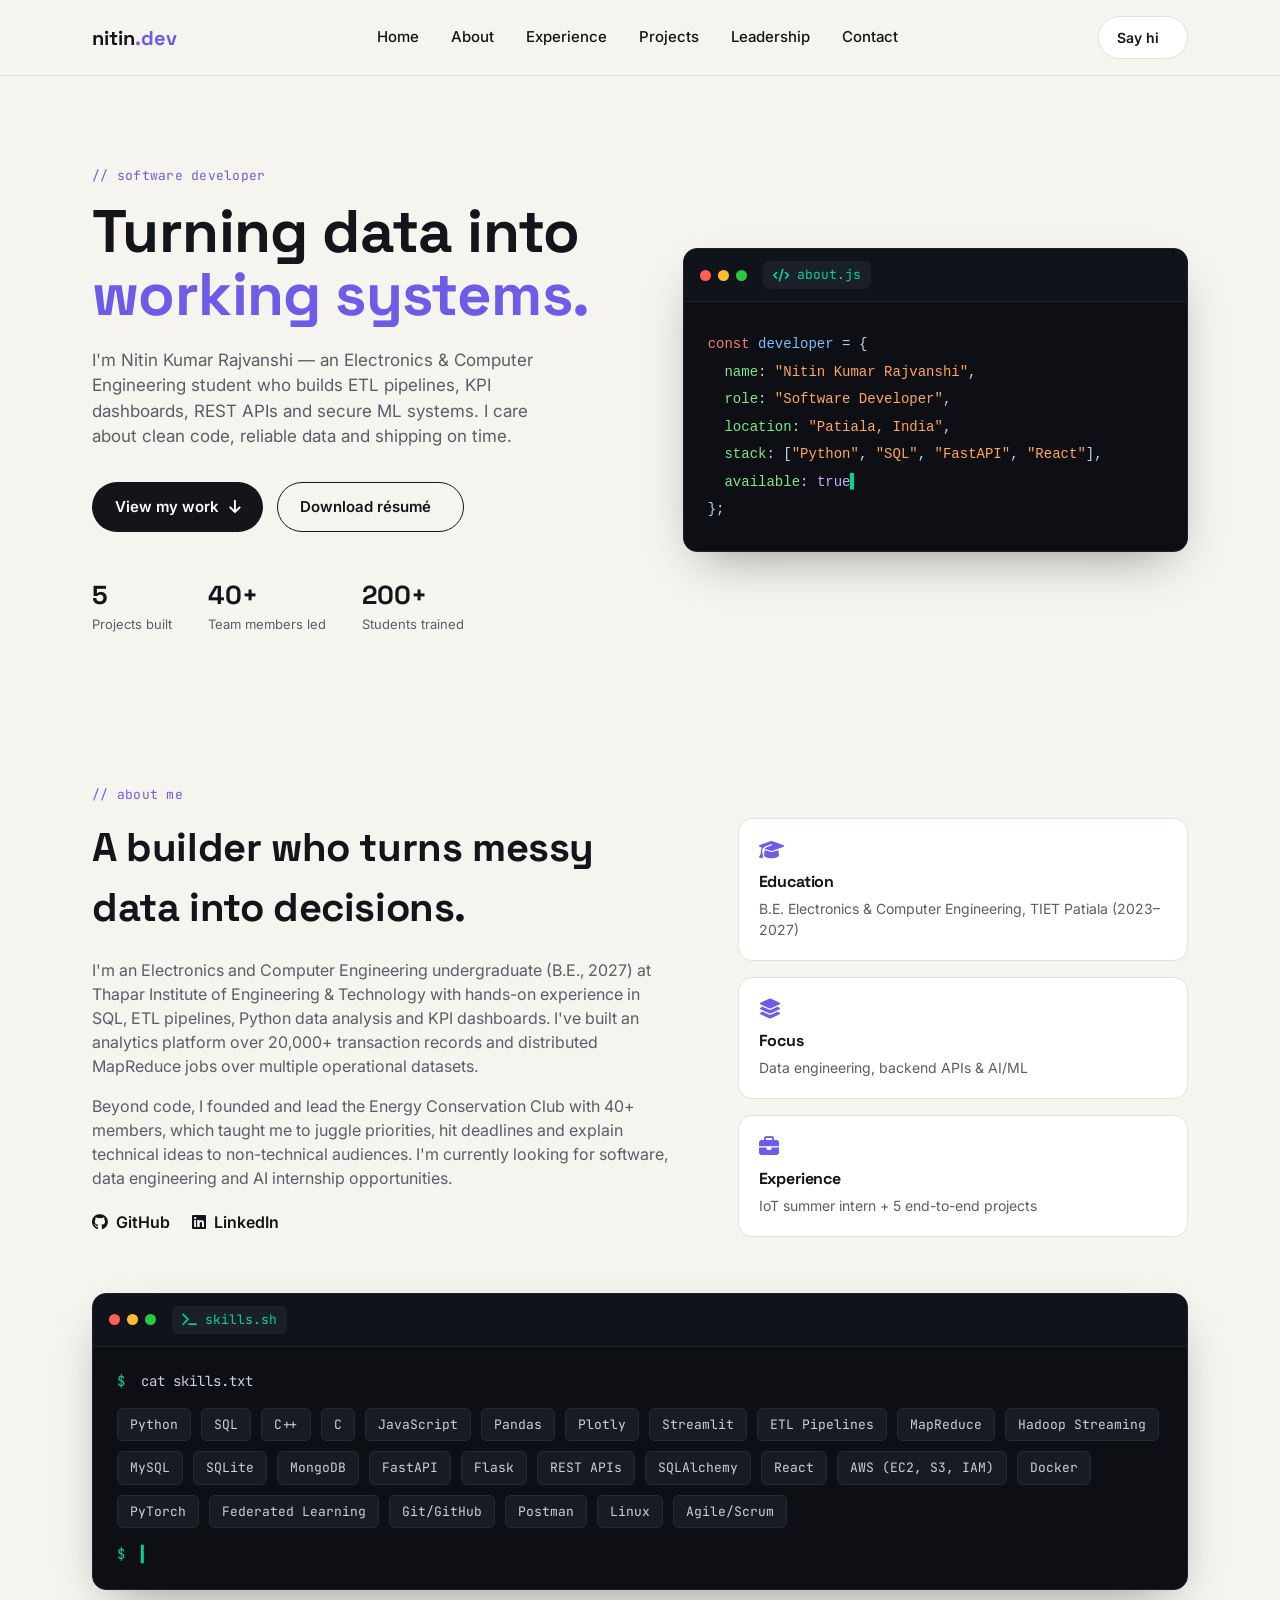
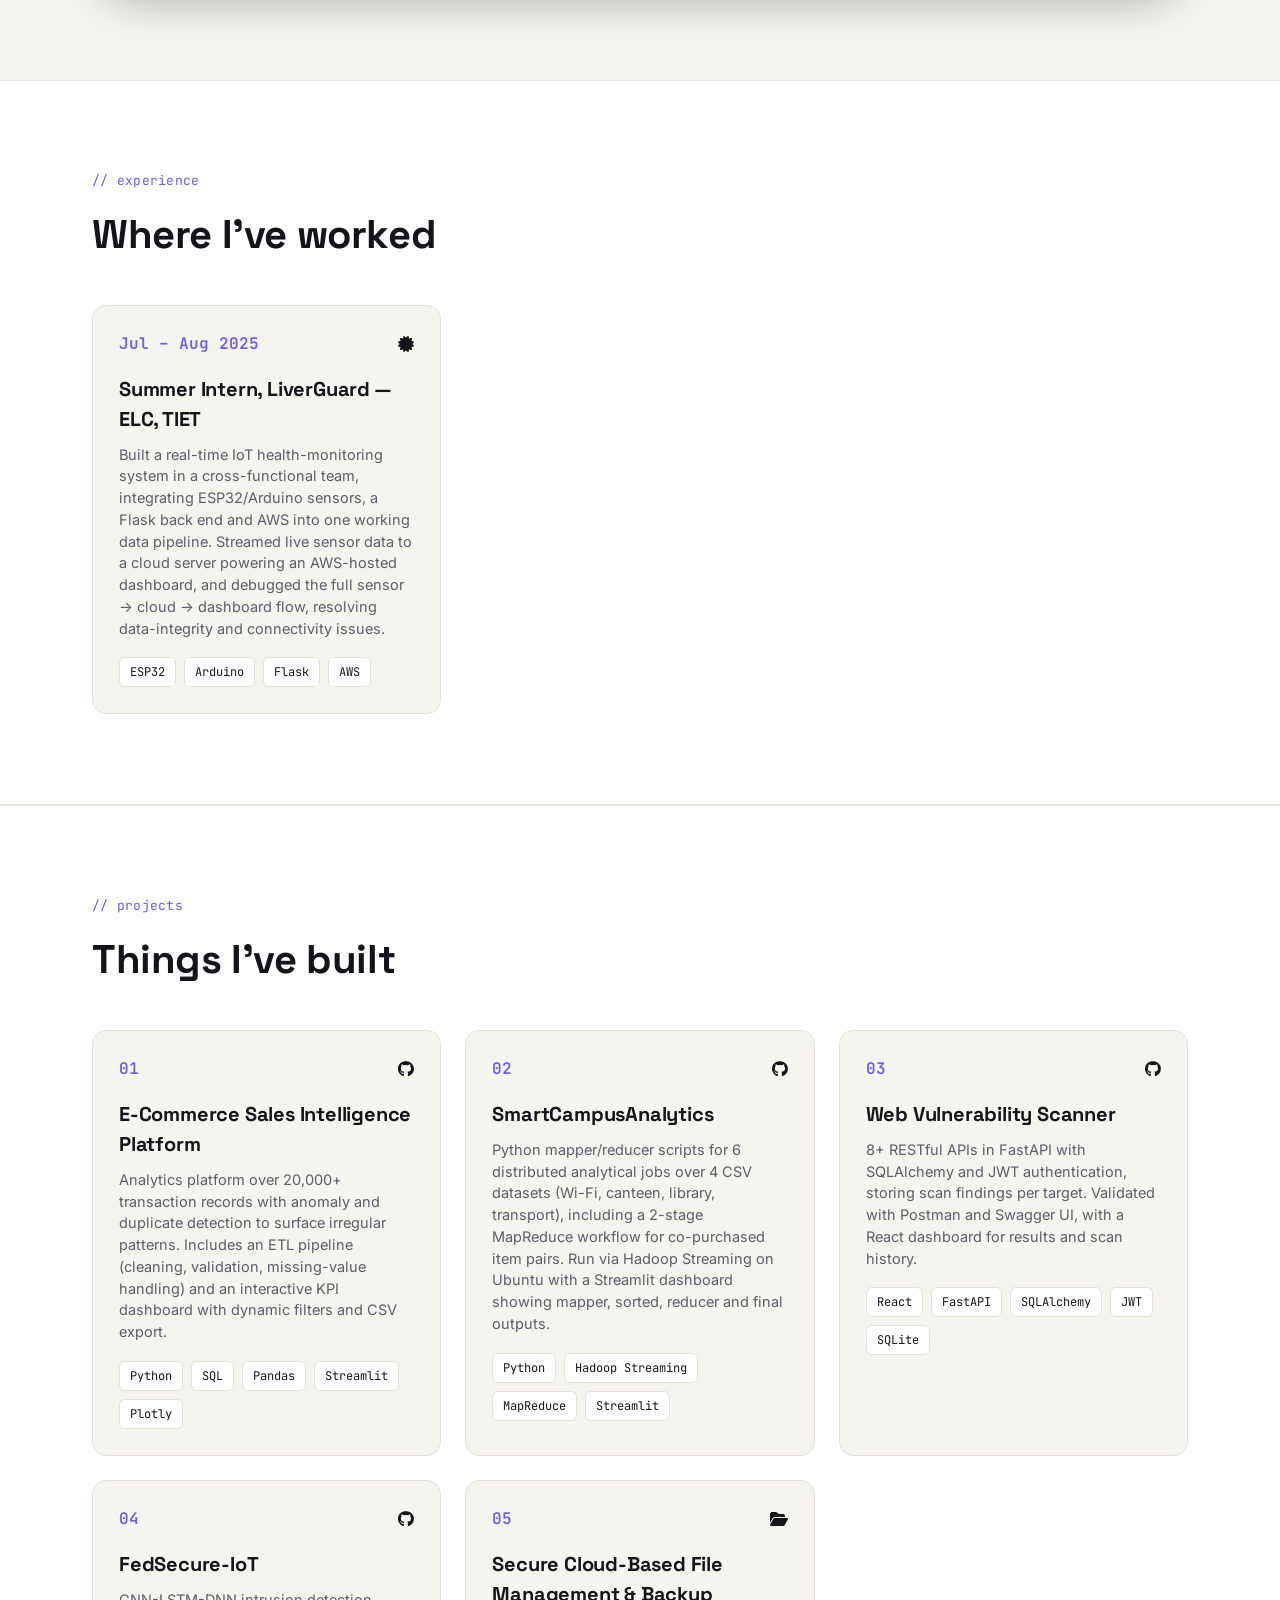
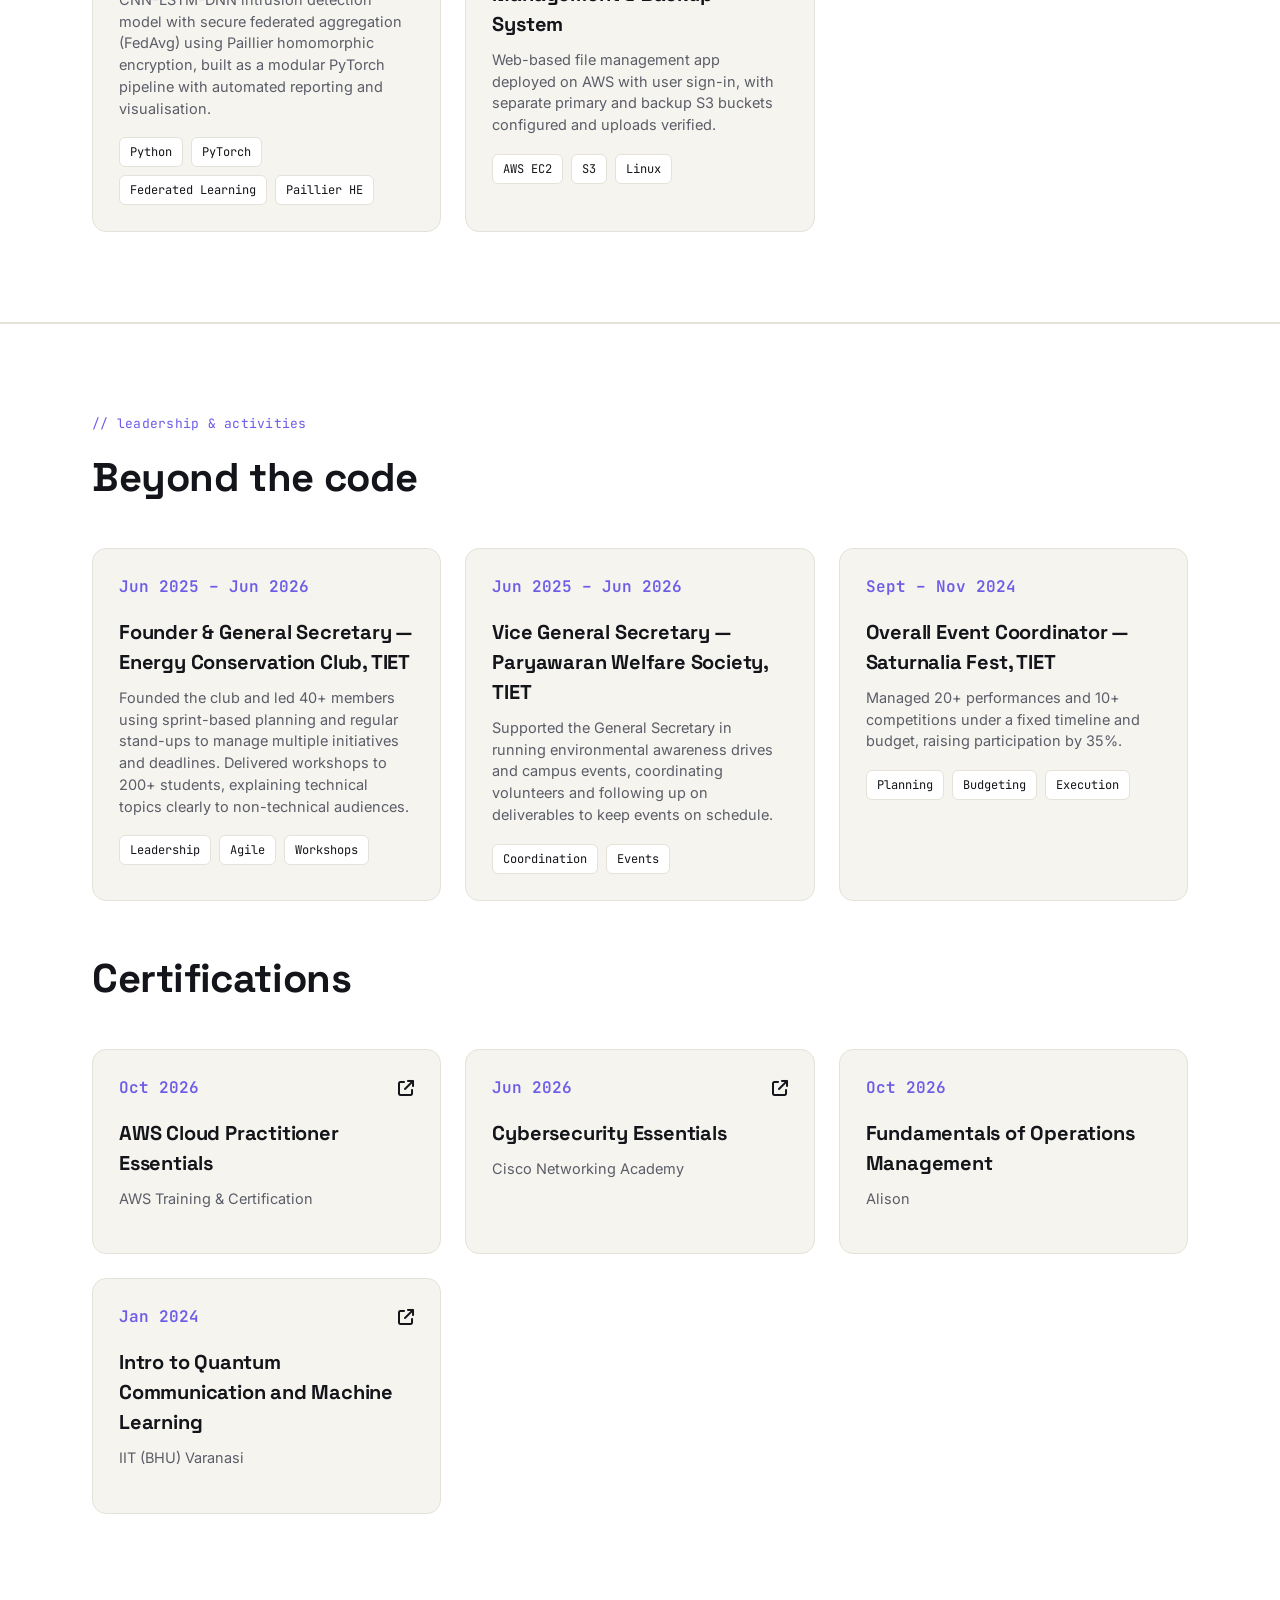
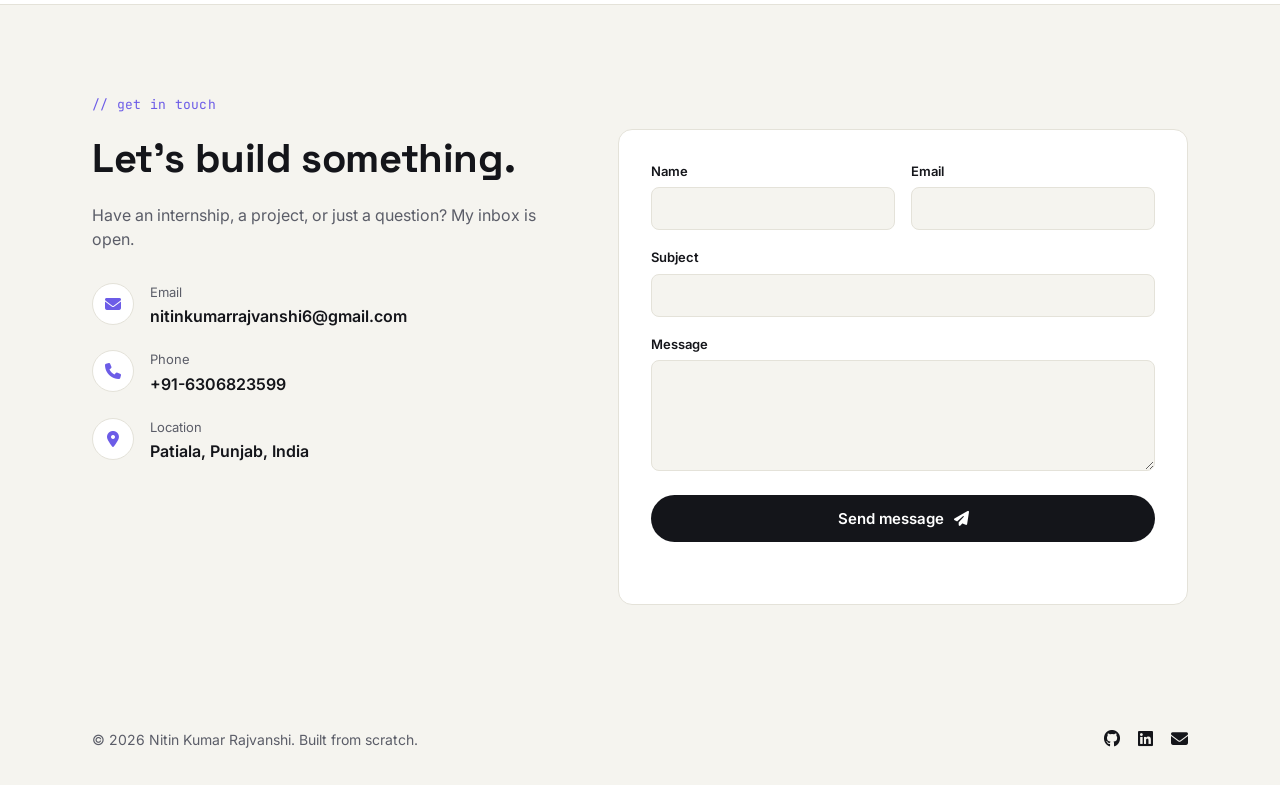
<file: index.html>
<!DOCTYPE html>
<html lang="en">

<head>
  <meta charset="UTF-8">
  <meta name="viewport" content="width=device-width, initial-scale=1.0">
  <title>Nitin Kumar Rajvanshi — Business Analyst /Data Analyst / Cloud Engineer and Security Developer </title>
  <meta name="description"
    content="Portfolio of Nitin Kumar Rajvanshi, Electronics and Computer Engineering student at TIET Patiala building data pipelines, backend APIs, dashboards and secure ML systems.">

  <!-- Fonts -->
  <link rel="preconnect" href="https://fonts.googleapis.com">
  <link rel="preconnect" href="https://fonts.gstatic.com" crossorigin>
  <link
    href="https://fonts.googleapis.com/css2?family=Space+Grotesk:wght@500;600;700&family=Inter:wght@400;500;600&family=JetBrains+Mono:wght@400;500;600&display=swap"
    rel="stylesheet">

  <!-- Icons -->
  <link rel="stylesheet" href="https://cdnjs.cloudflare.com/ajax/libs/font-awesome/6.5.1/css/all.min.css">

  <link rel="stylesheet" href="style.css">
</head>

<body>

  <!-- ============ NAV ============ -->
  <header class="nav" id="nav">
    <div class="nav-inner">
      <a href="#home" class="logo">nitin<span class="dot">.dev</span></a>
      <nav class="nav-links">
        <a href="#home">Home</a>
        <a href="#about">About</a>
        <a href="#experience">Experience</a>
        <a href="#projects">Projects</a>
        <a href="#leadership">Leadership</a>
        <a href="#contact">Contact</a>
      </nav>
      <a href="#contact" class="btn btn-ghost nav-cta">Say hi <i class="fa-solid fa-arrow-up-right"></i></a>
      <button class="nav-toggle" id="navToggle" aria-label="Toggle menu"><i class="fa-solid fa-bars"></i></button>
    </div>
  </header>

  <!-- ============ HERO ============ -->
  <section class="hero" id="home">
    <div class="hero-inner">
      <div class="hero-copy">
        <p class="eyebrow">// software developer</p>
        <h1>Turning data into<br><span class="highlight">working systems.</span></h1>
        <p class="hero-sub">I'm Nitin Kumar Rajvanshi — an Electronics &amp; Computer Engineering student who builds
          ETL pipelines, KPI dashboards, REST APIs and secure ML systems. I care about clean code,
          reliable data and shipping on time.</p>
        <div class="hero-actions">
          <a href="#projects" class="btn btn-primary">View my work <i class="fa-solid fa-arrow-down"></i></a>
          <a href="resume.pdf" class="btn btn-outline" download>Download résumé <i
              class="fa-solid fa-arrow-down-to-line"></i></a>
        </div>
        <div class="hero-stats">
          <div><strong>5</strong><span>Projects built</span></div>
          <div><strong>40+</strong><span>Team members led</span></div>
          <div><strong>200+</strong><span>Students trained</span></div>
        </div>
      </div>

      <!-- signature element: code editor window -->
      <div class="editor" aria-hidden="false">
        <div class="editor-titlebar">
          <div class="editor-dots"><span></span><span></span><span></span></div>
          <div class="editor-tabs">
            <div class="editor-tab active"><i class="fa-solid fa-code"></i> about.js</div>
          </div>
        </div>
        <pre class="editor-body"><code><span class="c-key">const</span> <span class="c-var">developer</span> = {
  <span class="c-prop">name</span>: <span class="c-str">"Nitin Kumar Rajvanshi"</span>,
  <span class="c-prop">role</span>: <span class="c-str">"Software Developer"</span>,
  <span class="c-prop">location</span>: <span class="c-str">"Patiala, India"</span>,
  <span class="c-prop">stack</span>: [<span class="c-str">"Python"</span>, <span class="c-str">"SQL"</span>, <span class="c-str">"FastAPI"</span>, <span class="c-str">"React"</span>],
  <span class="c-prop">available</span>: <span class="c-bool">true</span><span class="cursor">▍</span>
};</code></pre>
      </div>
    </div>
  </section>

  <!-- ============ ABOUT ============ -->
  <section class="about" id="about">
    <div class="section-inner">
      <p class="eyebrow">// about me</p>
      <div class="about-grid">
        <div class="about-text">
          <h2>A builder who turns messy data into decisions.</h2>
          <p>I'm an Electronics and Computer Engineering undergraduate (B.E., 2027) at Thapar Institute of
            Engineering &amp; Technology with hands-on experience in SQL, ETL pipelines, Python data analysis
            and KPI dashboards. I've built an analytics platform over 20,000+ transaction records and
            distributed MapReduce jobs over multiple operational datasets.</p>
          <p>Beyond code, I founded and lead the Energy Conservation Club with 40+ members, which taught me
            to juggle priorities, hit deadlines and explain technical ideas to non-technical audiences.
            I'm currently looking for software, data engineering and AI internship opportunities.</p>
          <div class="about-links">
            <a href="https://github.com/NitinRajvanshi" target="_blank" rel="noopener"><i
                class="fa-brands fa-github"></i> GitHub</a>
            <a href="https://www.linkedin.com/in/nitinkumarrajvanshi/" target="_blank" rel="noopener"><i
                class="fa-brands fa-linkedin"></i> LinkedIn</a>
          </div>
        </div>

        <div class="about-cards">
          <div class="info-card">
            <i class="fa-solid fa-graduation-cap"></i>
            <h3>Education</h3>
            <p>B.E. Electronics &amp; Computer Engineering, TIET Patiala (2023–2027)</p>
          </div>
          <div class="info-card">
            <i class="fa-solid fa-layer-group"></i>
            <h3>Focus</h3>
            <p>Data engineering, backend APIs &amp; AI/ML</p>
          </div>
          <div class="info-card">
            <i class="fa-solid fa-briefcase"></i>
            <h3>Experience</h3>
            <p>IoT summer intern + 5 end-to-end projects</p>
          </div>
        </div>
      </div>

      <!-- skills as a terminal -->
      <div class="terminal">
        <div class="editor-titlebar">
          <div class="editor-dots"><span></span><span></span><span></span></div>
          <div class="editor-tabs">
            <div class="editor-tab active"><i class="fa-solid fa-terminal"></i> skills.sh</div>
          </div>
        </div>
        <div class="terminal-body">
          <p><span class="prompt">$</span> cat skills.txt</p>
          <div class="skill-tags">
            <span>Python</span><span>SQL</span><span>C++</span><span>C</span><span>JavaScript</span>
            <span>Pandas</span><span>Plotly</span><span>Streamlit</span><span>ETL Pipelines</span>
            <span>MapReduce</span><span>Hadoop Streaming</span><span>MySQL</span><span>SQLite</span><span>MongoDB</span>
            <span>FastAPI</span><span>Flask</span><span>REST APIs</span><span>SQLAlchemy</span><span>React</span>
            <span>AWS (EC2, S3, IAM)</span><span>Docker</span><span>PyTorch</span><span>Federated Learning</span>
            <span>Git/GitHub</span><span>Postman</span><span>Linux</span><span>Agile/Scrum</span>
          </div>
          <p><span class="prompt">$</span> <span class="cursor">▍</span></p>
        </div>
      </div>
    </div>
  </section>

  <!-- ============ EXPERIENCE ============ -->
  <section class="projects" id="experience">
    <div class="section-inner">
      <p class="eyebrow">// experience</p>
      <h2>Where I've worked</h2>

      <div class="project-grid">
        <article class="project-card">
          <div class="project-top">
            <span class="project-num">Jul – Aug 2025</span>
            <div class="project-links">
              <a href="https://github.com/NitinRajvanshi/Certificates/blob/main/ELC_TIET/ELC_Summer_Internship_Certificate.jpeg"
                target="_blank" rel="noopener" aria-label="Internship certificate"><i
                  class="fa-solid fa-certificate"></i></a>
            </div>
          </div>
          <h3>Summer Intern, LiverGuard — ELC, TIET</h3>
          <p>Built a real-time IoT health-monitoring system in a cross-functional team, integrating ESP32/Arduino
            sensors, a Flask back end and AWS into one working data pipeline. Streamed live sensor data to a cloud
            server powering an AWS-hosted dashboard, and debugged the full sensor → cloud → dashboard flow,
            resolving data-integrity and connectivity issues.</p>
          <div class="tags"><span>ESP32</span><span>Arduino</span><span>Flask</span><span>AWS</span></div>
        </article>
      </div>
    </div>
  </section>

  <!-- ============ PROJECTS ============ -->
  <section class="projects" id="projects">
    <div class="section-inner">
      <p class="eyebrow">// projects</p>
      <h2>Things I've built</h2>

      <div class="project-grid">

        <article class="project-card">
          <div class="project-top">
            <span class="project-num">01</span>
            <div class="project-links">
              <a href="https://github.com/NitinRajvanshi" target="_blank" rel="noopener" aria-label="Source code"><i
                  class="fa-brands fa-github"></i></a>
            </div>
          </div>
          <h3>E-Commerce Sales Intelligence Platform</h3>
          <p>Analytics platform over 20,000+ transaction records with anomaly and duplicate detection to surface
            irregular patterns. Includes an ETL pipeline (cleaning, validation, missing-value handling) and an
            interactive KPI dashboard with dynamic filters and CSV export.</p>
          <div class="tags">
            <span>Python</span><span>SQL</span><span>Pandas</span><span>Streamlit</span><span>Plotly</span></div>
        </article>

        <article class="project-card">
          <div class="project-top">
            <span class="project-num">02</span>
            <div class="project-links">
              <a href="https://github.com/NitinRajvanshi" target="_blank" rel="noopener" aria-label="Source code"><i
                  class="fa-brands fa-github"></i></a>
            </div>
          </div>
          <h3>SmartCampusAnalytics</h3>
          <p>Python mapper/reducer scripts for 6 distributed analytical jobs over 4 CSV datasets (Wi-Fi, canteen,
            library, transport), including a 2-stage MapReduce workflow for co-purchased item pairs. Run via Hadoop
            Streaming on Ubuntu with a Streamlit dashboard showing mapper, sorted, reducer and final outputs.</p>
          <div class="tags"><span>Python</span><span>Hadoop Streaming</span><span>MapReduce</span><span>Streamlit</span>
          </div>
        </article>

        <article class="project-card">
          <div class="project-top">
            <span class="project-num">03</span>
            <div class="project-links">
              <a href="https://github.com/NitinRajvanshi/Web-vulnerability-scanner" target="_blank" rel="noopener"
                aria-label="Source code"><i class="fa-brands fa-github"></i></a>
            </div>
          </div>
          <h3>Web Vulnerability Scanner</h3>
          <p>8+ RESTful APIs in FastAPI with SQLAlchemy and JWT authentication, storing scan findings per target.
            Validated with Postman and Swagger UI, with a React dashboard for results and scan history.</p>
          <div class="tags">
            <span>React</span><span>FastAPI</span><span>SQLAlchemy</span><span>JWT</span><span>SQLite</span></div>
        </article>

        <article class="project-card">
          <div class="project-top">
            <span class="project-num">04</span>
            <div class="project-links">
              <a href="https://github.com/NitinRajvanshi/FedSecure_IoT" target="_blank" rel="noopener"
                aria-label="Source code"><i class="fa-brands fa-github"></i></a>
            </div>
          </div>
          <h3>FedSecure-IoT</h3>
          <p>CNN-LSTM-DNN intrusion detection model with secure federated aggregation (FedAvg) using Paillier
            homomorphic encryption, built as a modular PyTorch pipeline with automated reporting and visualisation.</p>
          <div class="tags"><span>Python</span><span>PyTorch</span><span>Federated Learning</span><span>Paillier
              HE</span></div>
        </article>

        <article class="project-card">
          <div class="project-top">
            <span class="project-num">05</span>
            <div class="project-links">
              <a href="https://drive.google.com/drive/folders/1GKSbOUo5EWsCfhE_3423Ji2KPPpwUQ8k?usp=sharing"
                target="_blank" rel="noopener" aria-label="Project files"><i class="fa-solid fa-folder-open"></i></a>
            </div>
          </div>
          <h3>Secure Cloud-Based File Management &amp; Backup System</h3>
          <p>Web-based file management app deployed on AWS with user sign-in, with separate primary and backup S3
            buckets configured and uploads verified.</p>
          <div class="tags"><span>AWS EC2</span><span>S3</span><span>Linux</span></div>
        </article>

      </div>
    </div>
  </section>

  <!-- ============ LEADERSHIP ============ -->
  <section class="projects" id="leadership">
    <div class="section-inner">
      <p class="eyebrow">// leadership &amp; activities</p>
      <h2>Beyond the code</h2>

      <div class="project-grid">

        <article class="project-card">
          <div class="project-top">
            <span class="project-num">Jun 2025 – Jun 2026</span>
          </div>
          <h3>Founder &amp; General Secretary — Energy Conservation Club, TIET</h3>
          <p>Founded the club and led 40+ members using sprint-based planning and regular stand-ups to manage
            multiple initiatives and deadlines. Delivered workshops to 200+ students, explaining technical topics
            clearly to non-technical audiences.</p>
          <div class="tags"><span>Leadership</span><span>Agile</span><span>Workshops</span></div>
        </article>

        <article class="project-card">
          <div class="project-top">
            <span class="project-num">Jun 2025 – Jun 2026</span>
          </div>
          <h3>Vice General Secretary — Paryawaran Welfare Society, TIET</h3>
          <p>Supported the General Secretary in running environmental awareness drives and campus events,
            coordinating volunteers and following up on deliverables to keep events on schedule.</p>
          <div class="tags"><span>Coordination</span><span>Events</span></div>
        </article>

        <article class="project-card">
          <div class="project-top">
            <span class="project-num">Sept – Nov 2024</span>
          </div>
          <h3>Overall Event Coordinator — Saturnalia Fest, TIET</h3>
          <p>Managed 20+ performances and 10+ competitions under a fixed timeline and budget, raising
            participation by 35%.</p>
          <div class="tags"><span>Planning</span><span>Budgeting</span><span>Execution</span></div>
        </article>

      </div>

      <!-- certifications -->
      <h2 style="margin-top:3rem;">Certifications</h2>
      <div class="project-grid">

        <article class="project-card">
          <div class="project-top">
            <span class="project-num">Oct 2026</span>
            <div class="project-links">
              <a href="https://skillbuilder.aws/learn/94T2BEN85A/aws-cloud-practitioner-essentials/8D79F3AVR7"
                target="_blank" rel="noopener" aria-label="Certificate"><i
                  class="fa-solid fa-arrow-up-right-from-square"></i></a>
            </div>
          </div>
          <h3>AWS Cloud Practitioner Essentials</h3>
          <p>AWS Training &amp; Certification</p>
        </article>

        <article class="project-card">
          <div class="project-top">
            <span class="project-num">Jun 2026</span>
            <div class="project-links">
              <a href="https://github.com/NitinRajvanshi/Certificates/blob/main/Cisco/Cisco/%20%20%20%20%20Cisco_Cybersecurity_Essentials.pdf"
                target="_blank" rel="noopener" aria-label="Certificate"><i
                  class="fa-solid fa-arrow-up-right-from-square"></i></a>
            </div>
          </div>
          <h3>Cybersecurity Essentials</h3>
          <p>Cisco Networking Academy</p>
        </article>

        <article class="project-card">
          <div class="project-top">
            <span class="project-num">Oct 2026</span>
          </div>
          <h3>Fundamentals of Operations Management</h3>
          <p>Alison</p>
        </article>

        <article class="project-card">
          <div class="project-top">
            <span class="project-num">Jan 2024</span>
            <div class="project-links">
              <a href="https://github.com/NitinRajvanshi/Certificates" target="_blank" rel="noopener"
                aria-label="Certificate"><i class="fa-solid fa-arrow-up-right-from-square"></i></a>
            </div>
          </div>
          <h3>Intro to Quantum Communication and Machine Learning</h3>
          <p>IIT (BHU) Varanasi</p>
        </article>

      </div>
    </div>
  </section>

  <!-- ============ CONTACT ============ -->
  <section class="contact" id="contact">
    <div class="section-inner">
      <p class="eyebrow">// get in touch</p>
      <div class="contact-grid">
        <div class="contact-info">
          <h2>Let's build something.</h2>
          <p>Have an internship, a project, or just a question? My inbox is open.</p>

          <div class="contact-detail"><i class="fa-solid fa-envelope"></i>
            <div><span>Email</span><a href="mailto:nitinkumarrajvanshi6@gmail.com">nitinkumarrajvanshi6@gmail.com</a>
            </div>
          </div>
          <div class="contact-detail"><i class="fa-solid fa-phone"></i>
            <div><span>Phone</span><a href="tel:+916306823599">+91-6306823599</a></div>
          </div>
          <div class="contact-detail"><i class="fa-solid fa-location-dot"></i>
            <div><span>Location</span>
              <p>Patiala, Punjab, India</p>
            </div>
          </div>
        </div>

        <form class="contact-form" id="contactForm">
          <div class="form-row">
            <div class="field">
              <label for="name">Name</label>
              <input type="text" id="name" name="name" required>
            </div>
            <div class="field">
              <label for="email">Email</label>
              <input type="email" id="email" name="email" required>
            </div>
          </div>
          <div class="field">
            <label for="subject">Subject</label>
            <input type="text" id="subject" name="subject" required>
          </div>
          <div class="field">
            <label for="message">Message</label>
            <textarea id="message" name="message" rows="5" required></textarea>
          </div>
          <button type="submit" class="btn btn-primary btn-block">Send message <i
              class="fa-solid fa-paper-plane"></i></button>
          <p class="form-note" id="formNote"></p>
        </form>
      </div>
    </div>
  </section>

  <footer class="footer">
    <div class="section-inner footer-inner">
      <p>© <span id="year"></span> Nitin Kumar Rajvanshi. Built from scratch.</p>
      <div class="footer-links">
        <a href="https://github.com/NitinRajvanshi" target="_blank" rel="noopener"><i
            class="fa-brands fa-github"></i></a>
        <a href="https://www.linkedin.com/in/nitinkumarrajvanshi/" target="_blank" rel="noopener"><i
            class="fa-brands fa-linkedin"></i></a>
        <a href="mailto:nitinkumarrajvanshi6@gmail.com"><i class="fa-solid fa-envelope"></i></a>
      </div>
    </div>
  </footer>

  <script src="script.js"></script>
</body>

</html>
</file>
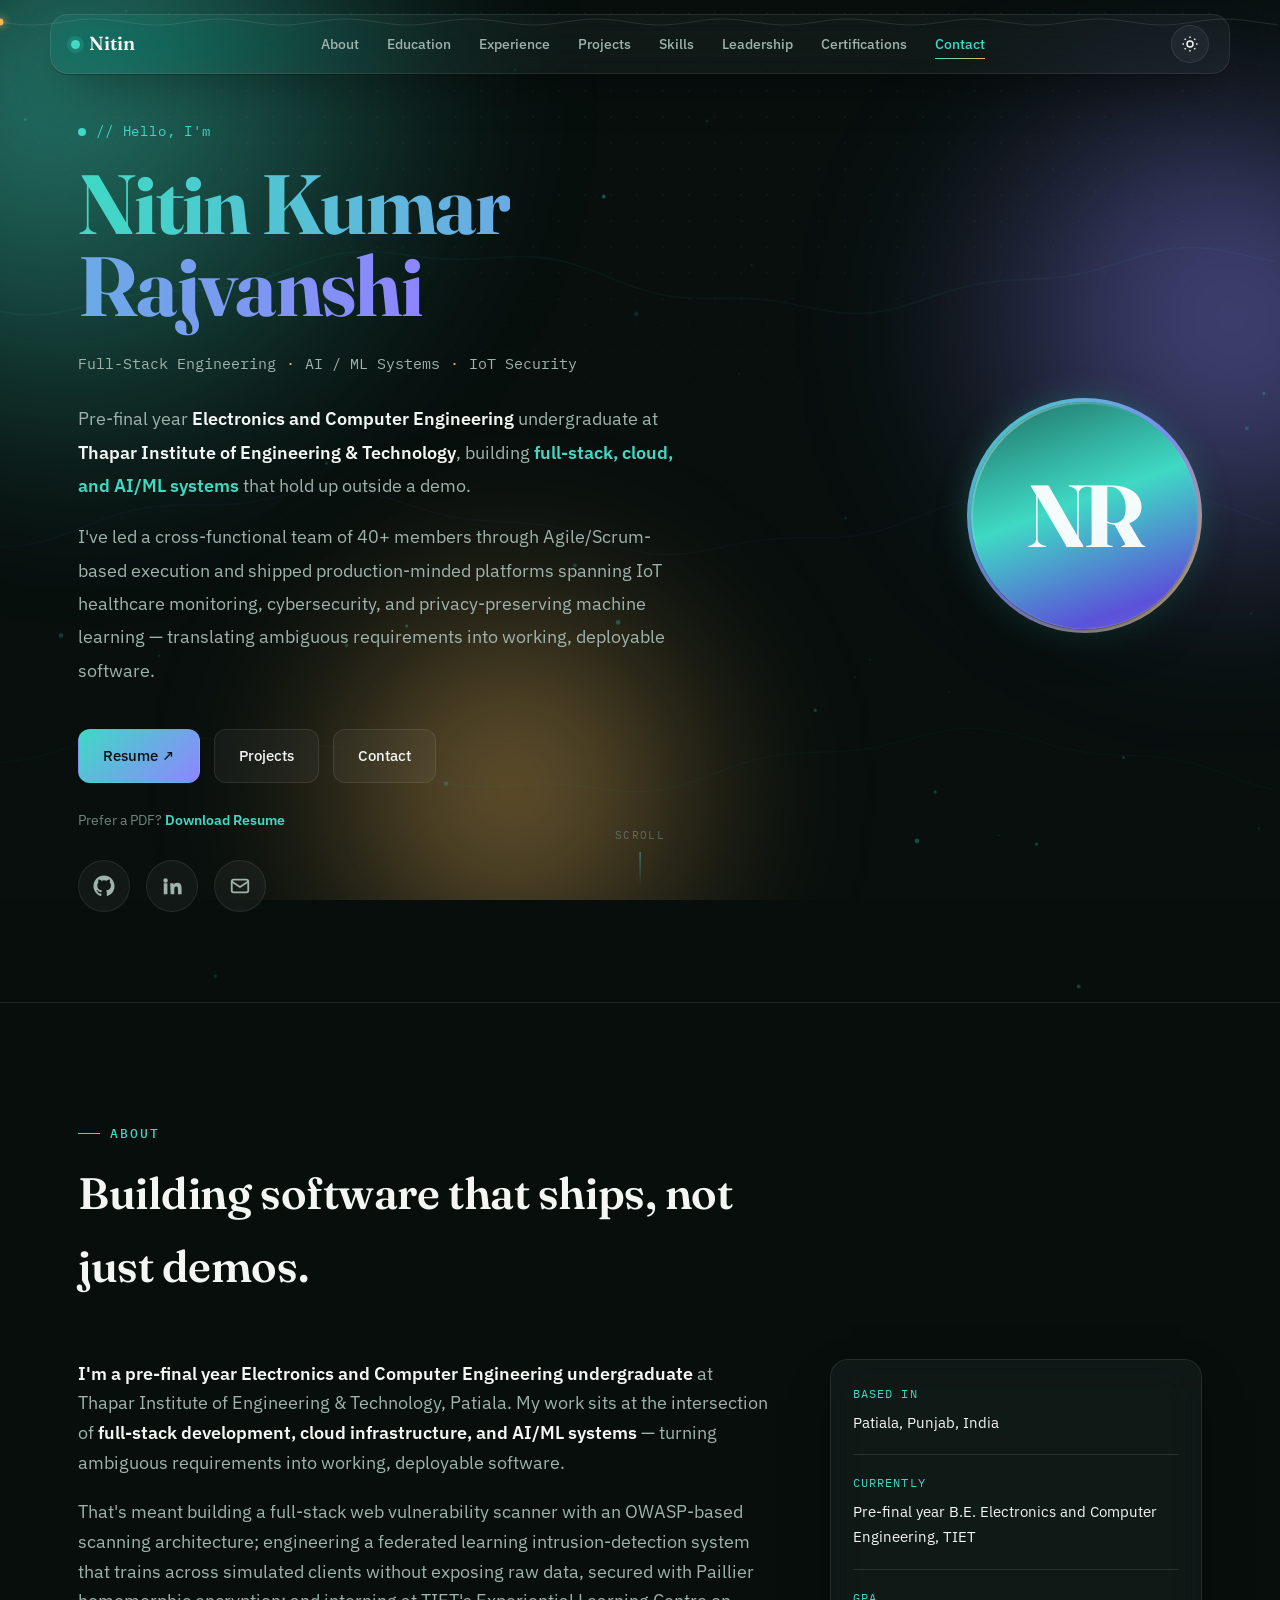
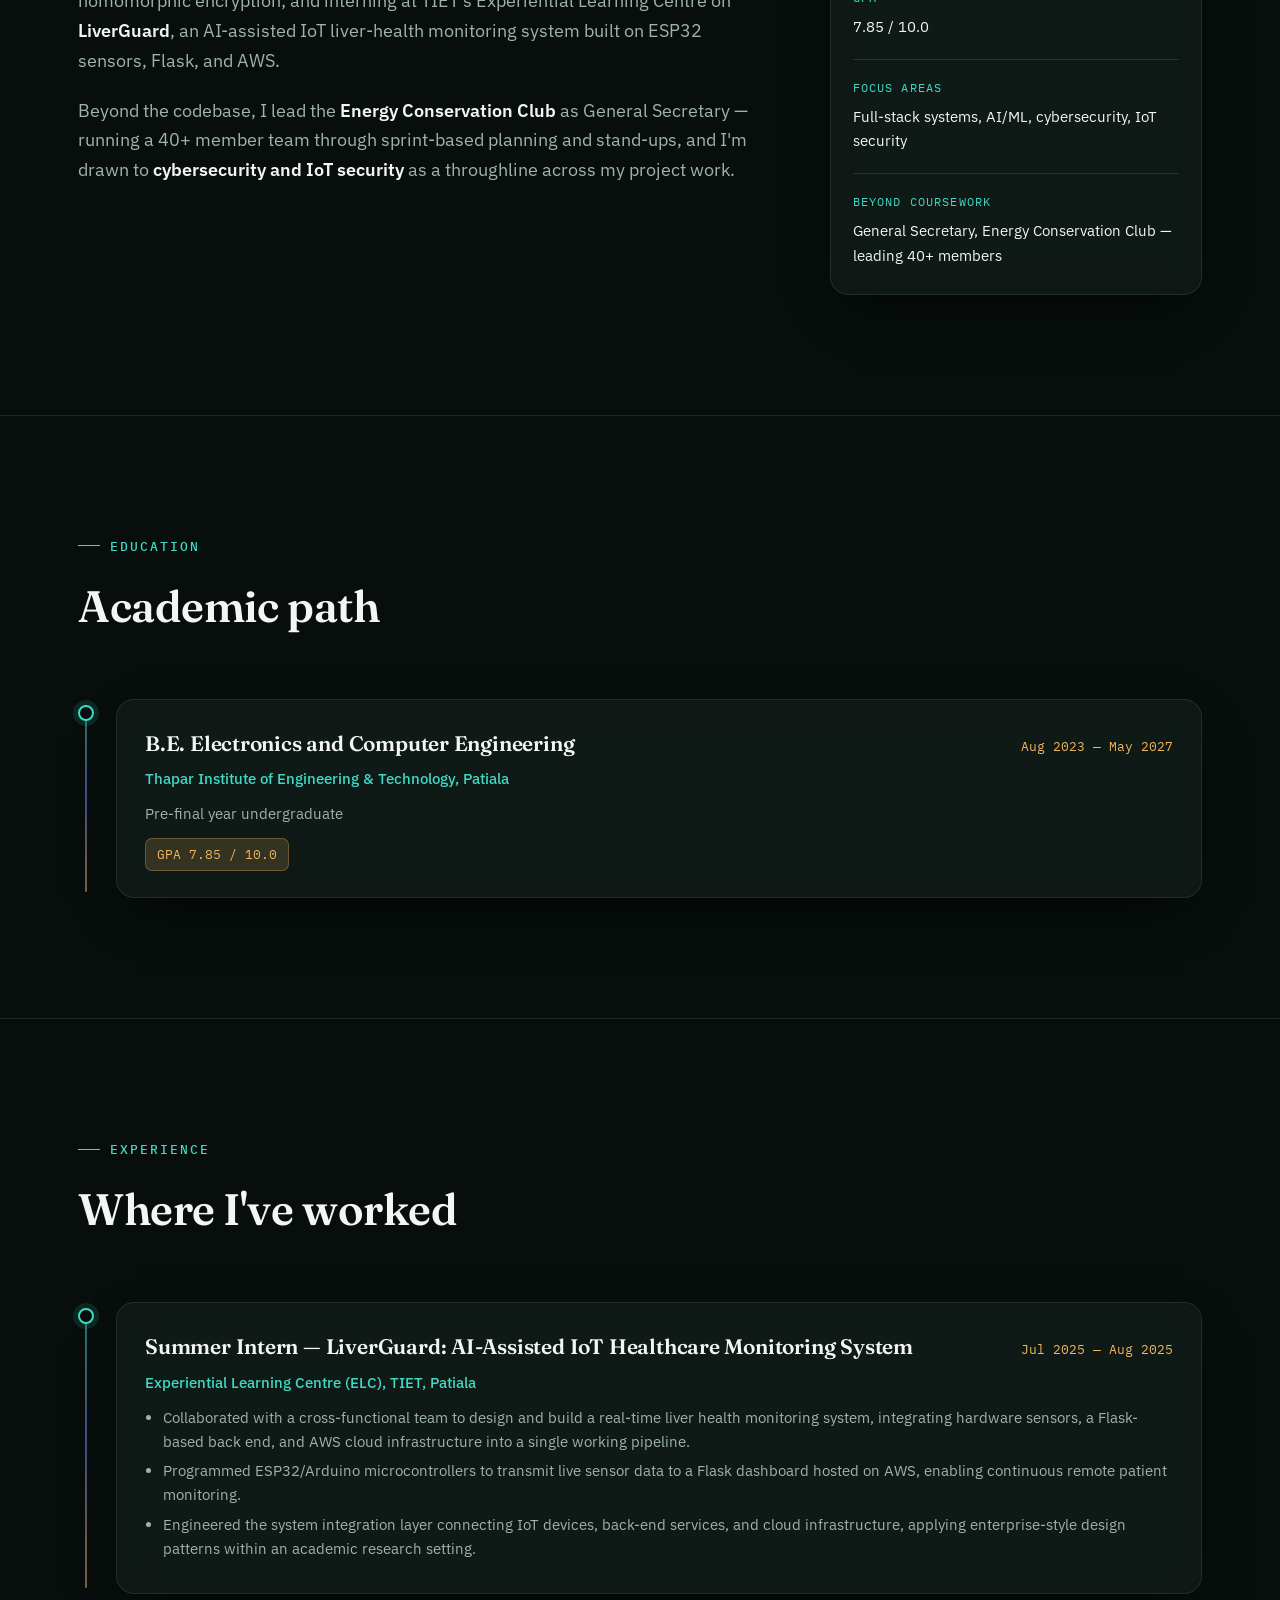
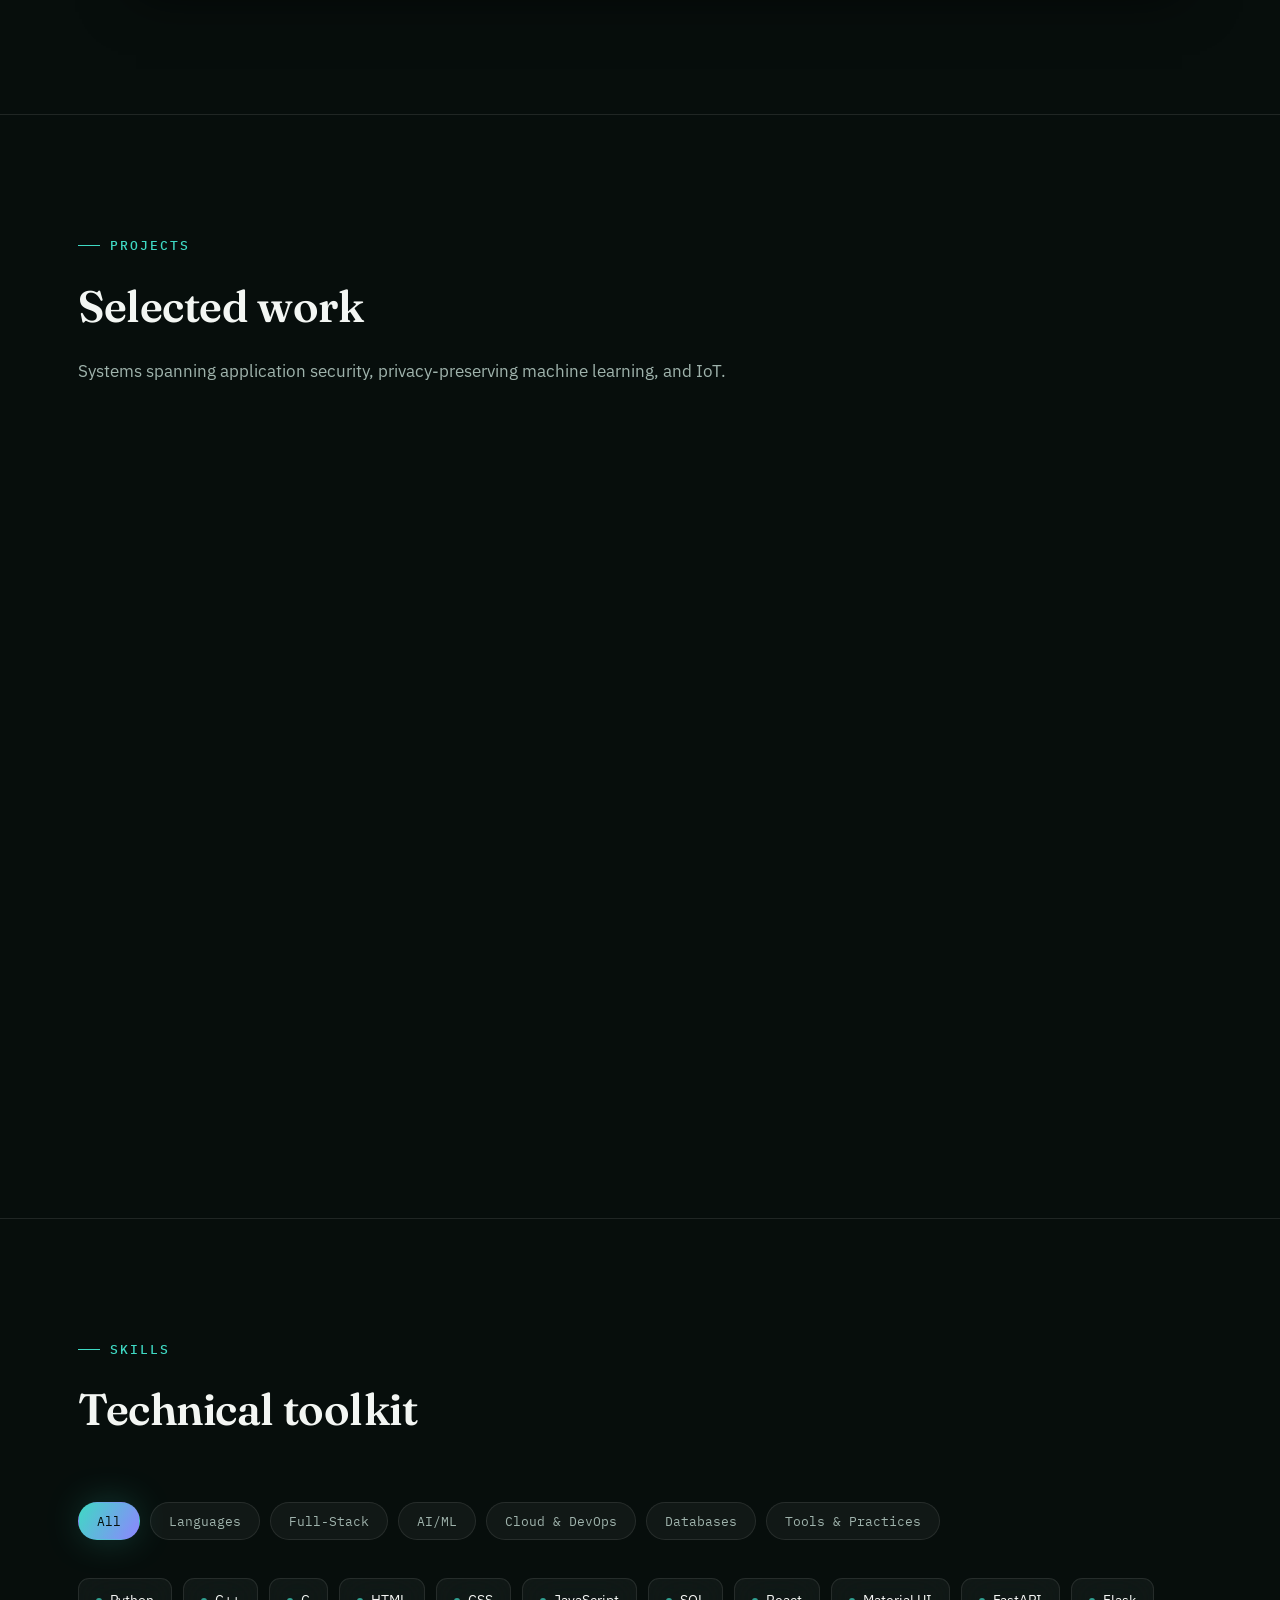
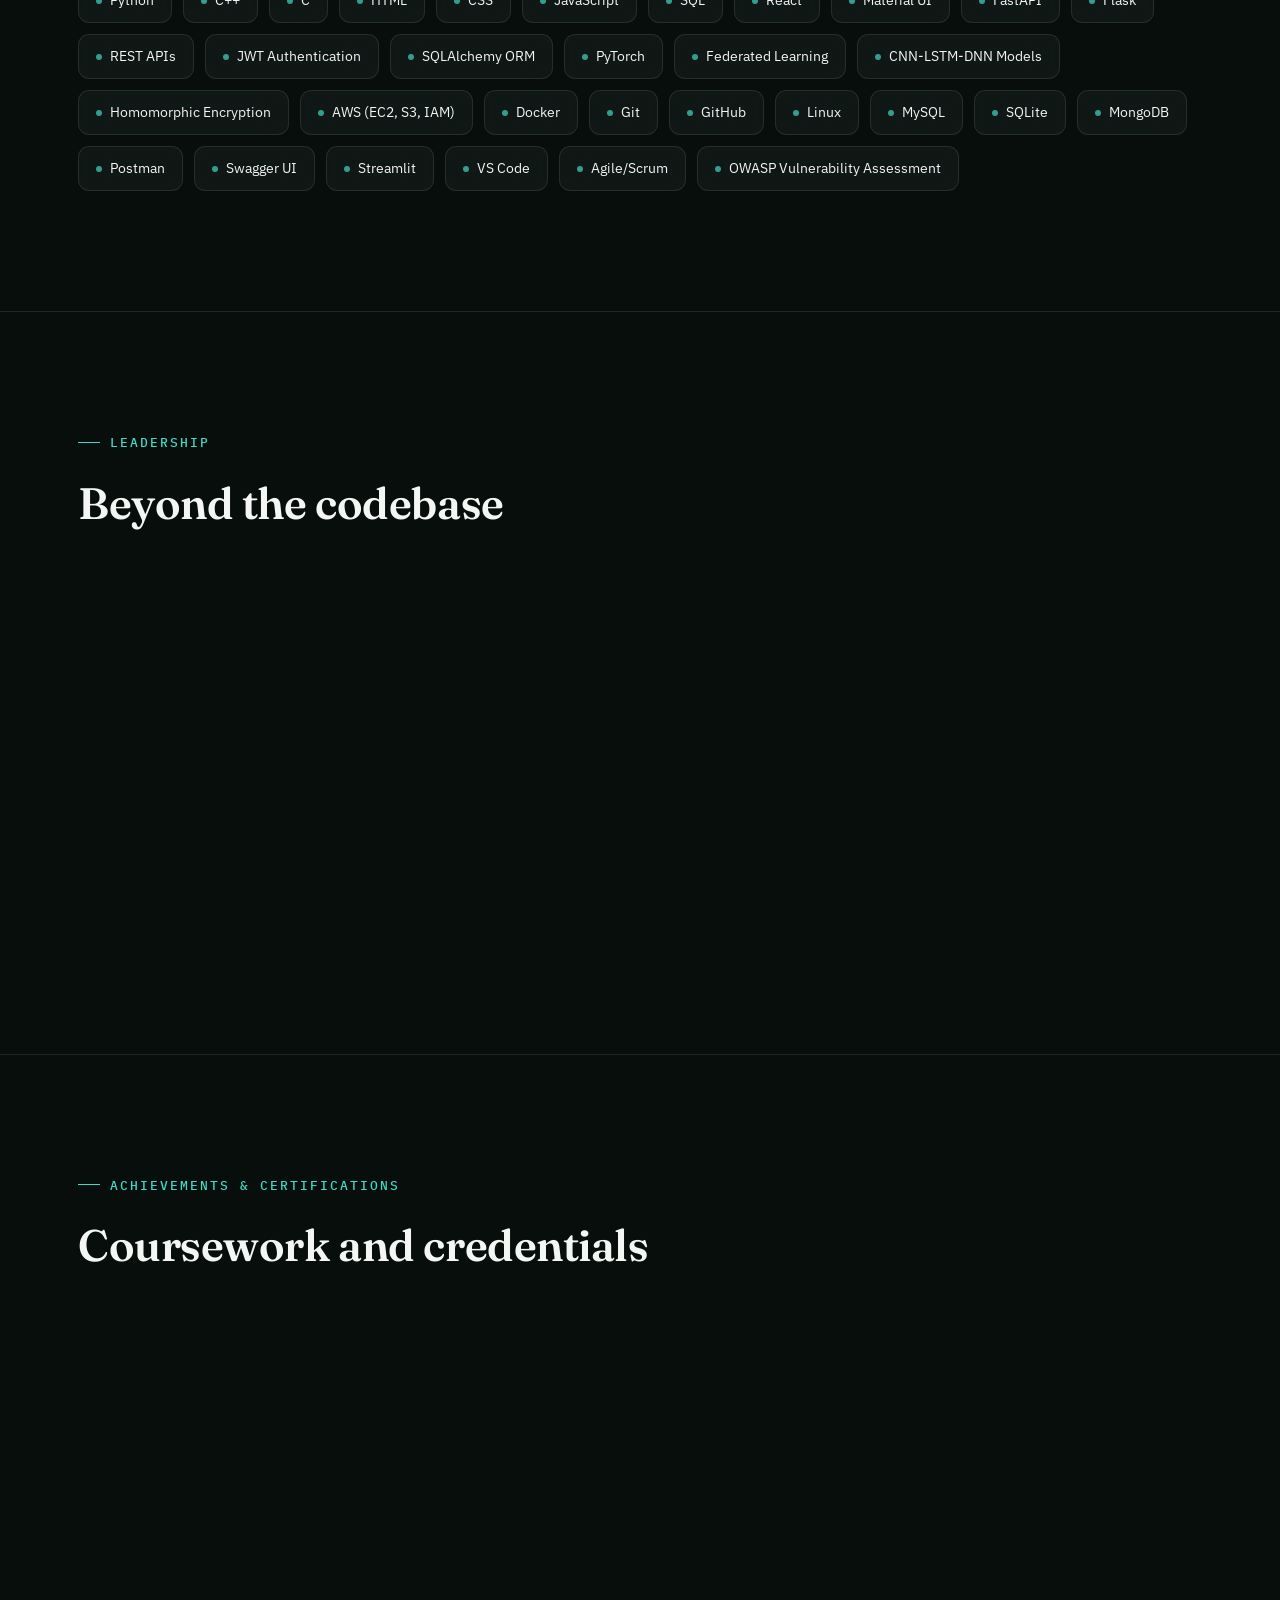
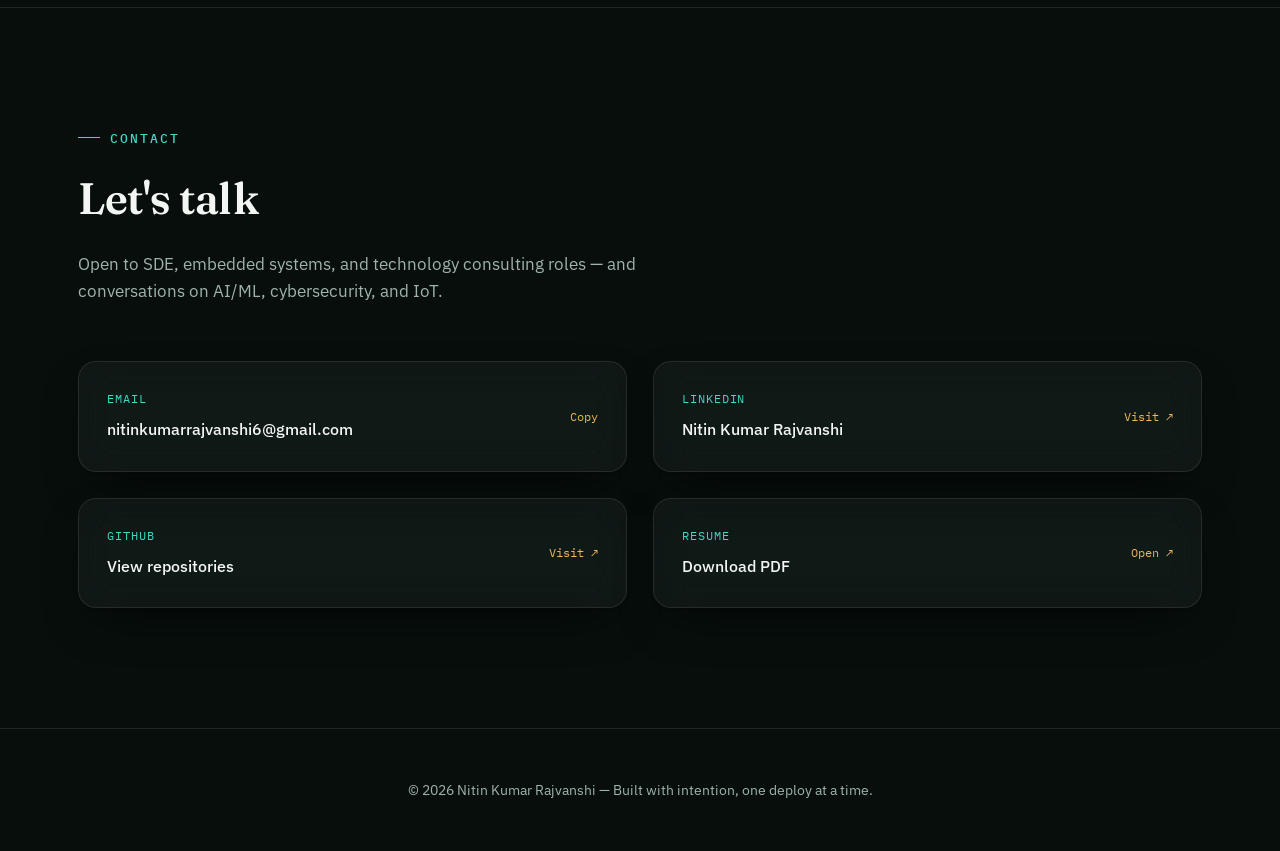
<file: portfolio_best.html>
<!DOCTYPE html>
<html lang="en">
<head>
<meta charset="UTF-8">
<meta name="viewport" content="width=device-width, initial-scale=1.0">
<title>Nitin Kumar Rajvanshi — Software Engineer | AI/ML | IoT Security</title>
<meta name="description" content="Nitin Kumar Rajvanshi — Electronics and Computer Engineering undergraduate building full-stack, cloud, and AI/ML systems.">
<link rel="preconnect" href="https://fonts.googleapis.com">
<link href="https://fonts.googleapis.com/css2?family=Fraunces:ital,opsz,wght@0,9..144,300;0,9..144,450;0,9..144,600;0,9..144,700;0,9..144,900;1,9..144,450&family=IBM+Plex+Sans:wght@400;500;600;700&family=IBM+Plex+Mono:wght@400;500;600&display=swap" rel="stylesheet">
<style>
:root{
  --paper:#070E0C;
  --paper-raised:rgba(255,255,255,0.045);
  --paper-raised-solid:#0E1815;
  --glass-border:rgba(255,255,255,0.09);
  --ink:#F3F6F3;
  --ink-soft:#9FB3AC;
  --ink-dim:#6E837C;
  --line:rgba(255,255,255,0.10);
  --teal:#3FD9C4;
  --teal-deep:#1F6F64;
  --amber:#F0B65E;
  --amber-deep:#C08A2E;
  --violet:#8E85FF;
  --violet-deep:#5B52D9;
  --radius:18px;
  --shadow:0 1px 1px rgba(0,0,0,.3), 0 20px 50px -20px rgba(0,0,0,.65);
  --glow-teal:0 0 40px -8px rgba(63,217,196,.45);
  --glow-amber:0 0 40px -8px rgba(240,182,94,.4);
  --glow-violet:0 0 40px -8px rgba(142,133,255,.4);
  --maxw:1180px;
}
[data-theme="light"]{
  --paper:#F3F5F1;
  --paper-raised:rgba(255,255,255,0.7);
  --paper-raised-solid:#FFFFFF;
  --glass-border:rgba(18,33,30,0.08);
  --ink:#12211E;
  --ink-soft:#4A5955;
  --ink-dim:#7C8A85;
  --line:rgba(18,33,30,0.1);
  --teal:#1F6F64;
  --teal-deep:#123F39;
  --amber:#B87F26;
  --amber-deep:#8F6015;
  --violet:#5B52D9;
  --violet-deep:#453CBF;
  --shadow:0 1px 2px rgba(18,33,30,.05), 0 20px 50px -22px rgba(18,33,30,.22);
  --glow-teal:0 0 40px -10px rgba(31,111,100,.28);
  --glow-amber:0 0 40px -10px rgba(184,127,38,.28);
  --glow-violet:0 0 40px -10px rgba(91,82,217,.28);
}
*{box-sizing:border-box;margin:0;padding:0}
html{scroll-behavior:smooth}
body{
  background:var(--paper);
  color:var(--ink);
  font-family:'IBM Plex Sans',sans-serif;
  font-size:16px;
  line-height:1.65;
  transition:background .5s ease, color .5s ease;
  overflow-x:hidden;
  position:relative;
  cursor:default;
}

.aurora-field{position:fixed; inset:0; z-index:-3; overflow:hidden; pointer-events:none;}
.aurora-field .blob{position:absolute; border-radius:50%; filter:blur(80px); opacity:.55; will-change:transform;}
.blob-1{width:52vw; height:52vw; max-width:720px; max-height:720px; background:radial-gradient(circle at 30% 30%, var(--teal), transparent 70%); top:-14%; left:-12%; animation:driftA 26s ease-in-out infinite;}
.blob-2{width:44vw; height:44vw; max-width:620px; max-height:620px; background:radial-gradient(circle at 60% 40%, var(--violet), transparent 70%); top:10%; right:-14%; animation:driftB 32s ease-in-out infinite;}
.blob-3{width:40vw; height:40vw; max-width:560px; max-height:560px; background:radial-gradient(circle at 50% 50%, var(--amber), transparent 70%); bottom:-16%; left:20%; animation:driftC 30s ease-in-out infinite;}
@keyframes driftA{0%,100%{transform:translate(0,0) scale(1)}50%{transform:translate(6%,8%) scale(1.08)}}
@keyframes driftB{0%,100%{transform:translate(0,0) scale(1)}50%{transform:translate(-8%,6%) scale(0.95)}}
@keyframes driftC{0%,100%{transform:translate(0,0) scale(1)}50%{transform:translate(4%,-6%) scale(1.06)}}
.noise-overlay{position:fixed; inset:0; z-index:-2; opacity:.05; pointer-events:none; mix-blend-mode:overlay;
  background-image:url("data:image/svg+xml,%3Csvg xmlns='http://www.w3.org/2000/svg' width='120' height='120'%3E%3Cfilter id='n'%3E%3CfeTurbulence type='fractalNoise' baseFrequency='0.9' numOctaves='2' stitchTiles='stitch'/%3E%3C/filter%3E%3Crect width='100%25' height='100%25' filter='url(%23n)'/%3E%3C/svg%3E");
}
.dot-grid{position:fixed; inset:0; z-index:-2; pointer-events:none; opacity:.35;
  background-image:radial-gradient(var(--line) 1px, transparent 1px); background-size:26px 26px;
  -webkit-mask-image:radial-gradient(ellipse 80% 60% at 50% 0%, #000 40%, transparent 90%);
  mask-image:radial-gradient(ellipse 80% 60% at 50% 0%, #000 40%, transparent 90%);
}
#cursorGlow{position:fixed; width:420px; height:420px; border-radius:50%; pointer-events:none; z-index:2; transform:translate(-50%,-50%);
  background:radial-gradient(circle, color-mix(in srgb, var(--teal) 14%, transparent) 0%, transparent 70%);
  transition:opacity .3s ease; opacity:0; mix-blend-mode:plus-lighter;}
@media (hover:hover){ body.cursor-ready #cursorGlow{opacity:1;} }

.hidden-init{opacity:0; transform:translateY(28px);}
@media (prefers-reduced-motion: reduce){
  html{scroll-behavior:auto}
  .hidden-init{opacity:1 !important; transform:none !important;}
  *{animation-duration:0.01ms !important; transition-duration:0.01ms !important;}
  .aurora-field .blob{animation:none !important;}
}
h1,h2,h3,h4{font-family:'Fraunces',serif; font-weight:600; letter-spacing:-0.01em; color:var(--ink)}
.eyebrow{font-family:'IBM Plex Mono',monospace; font-size:12.5px; letter-spacing:.16em; text-transform:uppercase; color:var(--teal); font-weight:500; display:flex; align-items:center; gap:10px;}
.eyebrow::before{content:''; width:22px; height:1px; background:var(--teal); display:inline-block;}
a{color:inherit; text-decoration:none}
.wrap{max-width:var(--maxw); margin:0 auto; padding:0 28px}
img{max-width:100%; display:block}

.glass{
  background:var(--paper-raised);
  backdrop-filter:blur(18px) saturate(140%);
  -webkit-backdrop-filter:blur(18px) saturate(140%);
  border:1px solid var(--glass-border);
}

#waveform-progress{position:fixed; top:0; left:0; width:100%; height:44px; z-index:1000; pointer-events:none;}
#waveform-progress canvas{width:100%; height:100%; display:block}

header{
  position:fixed; top:0; left:0; right:0; z-index:900;
  padding-top:14px;
}
nav.wrap{
  display:flex; align-items:center; justify-content:space-between; height:60px;
  border-radius:18px; padding:0 20px; box-shadow:var(--shadow);
}
.logo{font-family:'Fraunces',serif; font-weight:600; font-size:19px; display:flex; align-items:center; gap:9px;}
.logo .dot{width:9px;height:9px;border-radius:50%;background:var(--teal); box-shadow:0 0 0 4px color-mix(in srgb, var(--teal) 18%, transparent), var(--glow-teal); animation:pulseDot 2.6s ease-in-out infinite;}
@keyframes pulseDot{0%,100%{transform:scale(1)}50%{transform:scale(1.25)}}
.navlinks{display:flex; gap:2px; align-items:center;}
.navlinks a{position:relative; font-size:13.5px; padding:8px 13px; border-radius:8px; color:var(--ink-soft); transition:.25s; font-weight:500;}
.navlinks a::after{content:''; position:absolute; left:13px; right:13px; bottom:4px; height:1.5px; background:linear-gradient(90deg,var(--teal),var(--amber)); transform:scaleX(0); transform-origin:left; transition:transform .3s ease;}
.navlinks a:hover{color:var(--ink);}
.navlinks a:hover::after, .navlinks a.active::after{transform:scaleX(1);}
.navlinks a.active{color:var(--teal);}
.navtools{display:flex; align-items:center; gap:10px;}
#themeToggle{
  width:38px;height:38px;border-radius:50%; border:1px solid var(--glass-border); background:var(--paper-raised);
  cursor:pointer; display:flex; align-items:center; justify-content:center; color:var(--ink); transition:.25s;
}
#themeToggle:hover{transform:scale(1.08) rotate(15deg); box-shadow:var(--glow-teal);}
#navBurger{display:none; background:none; border:none; cursor:pointer; color:var(--ink);}
.mobiledrawer{
  position:fixed; inset:0; background:var(--paper); z-index:1100; display:none;
  flex-direction:column; padding:24px 28px; transform:translateX(100%); transition:transform .4s cubic-bezier(.2,.8,.2,1);
}
.mobiledrawer.open{transform:translateX(0);}
.mobiledrawer a{font-family:'Fraunces',serif; font-size:27px; padding:14px 0; border-bottom:1px solid var(--line); color:var(--ink);}
.mobiledrawer .close{align-self:flex-end; background:none;border:none;font-size:28px;cursor:pointer;color:var(--ink);}

.btn{
  position:relative; display:inline-flex; align-items:center; gap:8px; padding:14px 24px; border-radius:12px; font-weight:500; font-size:14.5px;
  border:1px solid transparent; cursor:pointer; transition:transform .25s cubic-bezier(.2,.8,.2,1), box-shadow .25s, background .25s, color .25s, border-color .25s;
  font-family:'IBM Plex Sans',sans-serif; overflow:hidden; isolation:isolate;
}
.btn-primary{background:linear-gradient(135deg, var(--teal), var(--violet)); color:#06110E;}
.btn-primary span{position:relative; z-index:1;}
.btn-primary:hover{transform:translateY(-3px); box-shadow:var(--glow-teal), var(--glow-violet);}
.btn-ghost{background:var(--paper-raised); border-color:var(--glass-border); color:var(--ink); backdrop-filter:blur(10px);}
.btn-ghost:hover{border-color:var(--teal); color:var(--teal); transform:translateY(-3px); box-shadow:var(--glow-teal);}
.ripple{position:absolute; border-radius:50%; background:rgba(255,255,255,.5); transform:scale(0); animation:rip .6s ease-out; pointer-events:none;}
@keyframes rip{to{transform:scale(3); opacity:0;}}

.hero{position:relative; padding-top:120px; padding-bottom:90px; overflow:hidden;}
.hero-bg{position:absolute; inset:0; z-index:1; opacity:.5;}
.hero .wrap{position:relative; z-index:2;}
.hero-grid{display:grid; grid-template-columns:4fr 1fr; gap:80px; align-items:center;}
.hero-greeting{font-family:'IBM Plex Mono',monospace; color:var(--teal); font-size:14px; margin-bottom:20px; letter-spacing:.06em; display:flex; align-items:center; gap:10px;}
.hero-greeting .blink{width:8px; height:8px; border-radius:50%; background:var(--teal); box-shadow:var(--glow-teal); animation:pulseDot 1.6s ease-in-out infinite;}
.hero h1{font-size:clamp(42px,6.6vw,84px); line-height:0.98; margin-bottom:24px; letter-spacing:-0.02em;}
.hero h1 em{
    font-style:normal; font-weight:700; margin-bottom:26px;
    background:linear-gradient(90deg, var(--teal), var(--violet), var(--amber), var(--teal));
    background-size:300% 300%;
    -webkit-background-clip:text; background-clip:text; color:transparent;
    animation:gradientShift 8s ease infinite;
}
@keyframes gradientShift{0%{background-position:0% 50%}50%{background-position:100% 50%}100%{background-position:0% 50%}}
.hero-role{font-family:'IBM Plex Mono',monospace; font-size:15px; color:var(--ink-soft); margin-bottom:26px; display:flex; flex-wrap:wrap; gap:10px 0;}
.hero-role .sep{color:var(--amber); margin:0 10px;}
.hero-intro{max-width:620px; margin-bottom:42px;}
.hero-intro p{font-size:18px; color:var(--ink-soft); line-height:1.85; margin-bottom:18px;}
.hero-intro p:last-child{margin-bottom:0;}
.hero-intro strong{color:var(--ink); font-weight:600;}
.hero-intro span{color:var(--teal); font-weight:600;}
.hero-socials{display:flex; gap:16px; margin-top:28px;}
.hero-socials a{
    width:52px; height:52px; display:flex; align-items:center; justify-content:center; border-radius:50%;
    background:var(--paper-raised); border:1px solid var(--glass-border); color:var(--ink-soft);
    backdrop-filter:blur(16px); transition:.35s ease;
}
.hero-socials svg{width:22px; height:22px;}
.hero-socials a:hover{transform:translateY(-6px) rotate(8deg); color:var(--teal); border-color:var(--teal); box-shadow:var(--glow-teal);}
.cta-row{display:flex; gap:14px; margin-bottom:26px; flex-wrap:wrap;}

.avatar-card{
  position:relative; width:100%; height:100%; border-radius:50%; overflow:hidden;
  background:linear-gradient(160deg, var(--teal-deep), var(--teal) 45%, var(--violet-deep) 85%, var(--violet) 130%);
  box-shadow:var(--shadow), var(--glow-teal); display:flex; align-items:center; justify-content:center;
  transform-style:preserve-3d; transition:transform .3s ease-out;
}
.avatar-card::after{content:''; position:absolute; inset:0; border-radius:50%; padding:1.5px;
  background:linear-gradient(135deg, rgba(255,255,255,.5), transparent 40%, rgba(255,255,255,.15));
  -webkit-mask:linear-gradient(#fff 0 0) content-box, linear-gradient(#fff 0 0);
  -webkit-mask-composite:xor; mask-composite:exclude; pointer-events:none;}
.avatar-initials{font-family:'Fraunces',serif; font-size:88px; color:rgba(255,255,255,.94); font-weight:700; letter-spacing:-.04em; position:relative; z-index:2;}

.profile-ring{
    width:235px; height:235px; border-radius:50%; padding:4px;
    background:linear-gradient(135deg, var(--teal), var(--violet), var(--amber));
    animation:rotateRing 8s linear infinite;
    margin-left:auto;
}
@keyframes rotateRing{from{transform:rotate(0deg)}to{transform:rotate(360deg)}}

.scroll-cue{position:absolute; bottom:26px; left:50%; transform:translateX(-50%); display:flex; flex-direction:column; align-items:center; gap:8px; color:var(--ink-dim); font-family:'IBM Plex Mono',monospace; font-size:10.5px; letter-spacing:.14em; text-transform:uppercase; opacity:.7;}
.scroll-cue .line{width:1px; height:34px; background:linear-gradient(var(--teal), transparent); animation:scrollDown 1.8s ease-in-out infinite;}
@keyframes scrollDown{0%{transform:scaleY(0); transform-origin:top}50%{transform:scaleY(1); transform-origin:top}50.01%{transform-origin:bottom}100%{transform:scaleY(0); transform-origin:bottom}}

section{padding:120px 0; border-top:1px solid var(--line); position:relative;}
.section-head{max-width:660px; margin-bottom:56px;}
.section-head h2{font-size:clamp(30px,3.8vw,44px); margin-top:14px;}
.section-head p{color:var(--ink-soft); margin-top:16px; font-size:16.5px;}

.about-grid{display:grid; grid-template-columns:1.3fr .7fr; gap:60px;}
.about-text p{font-size:18px; color:var(--ink-soft); margin-bottom:20px;}
.about-text strong{color:var(--ink); font-weight:600;}
.about-facts{display:flex; flex-direction:column; gap:0; border-radius:var(--radius); padding:6px 22px;}
.fact{padding:19px 0; border-top:1px solid var(--line);}
.fact:first-child{border-top:none;}
.fact .k{font-family:'IBM Plex Mono',monospace; font-size:11.5px; text-transform:uppercase; letter-spacing:.1em; color:var(--teal); margin-bottom:7px;}
.fact .v{font-size:15px; color:var(--ink);}

.stat-row{display:grid; grid-template-columns:repeat(4,1fr); gap:18px; margin-top:48px;}
.stat-card{border-radius:16px; padding:22px 20px; text-align:left; box-shadow:var(--shadow); transition:.3s;}
.stat-card:hover{transform:translateY(-4px); box-shadow:var(--glow-teal);}
.stat-num{font-family:'Fraunces',serif; font-size:36px; font-weight:700; background:linear-gradient(120deg,var(--teal),var(--violet)); -webkit-background-clip:text; background-clip:text; color:transparent;}
.stat-label{font-family:'IBM Plex Mono',monospace; font-size:11px; color:var(--ink-soft); text-transform:uppercase; letter-spacing:.08em; margin-top:6px;}

.resume-download{margin-top:18px; font-size:14px; color:var(--ink-dim);}
.resume-download a{color:var(--teal); font-weight:600; transition:.3s;}
.resume-download a:hover{color:var(--amber);}

.timeline{position:relative; padding-left:38px;}
.timeline::before{content:'';position:absolute; left:7px; top:6px; bottom:6px; width:2px; background:linear-gradient(var(--teal), var(--violet), var(--amber)); opacity:.5; border-radius:2px;}
.tl-item{position:relative; padding-bottom:46px;}
.tl-item:last-child{padding-bottom:0;}
.tl-dot{position:absolute; left:-38px; top:6px; width:16px; height:16px; border-radius:50%; background:var(--paper); border:2.5px solid var(--teal); box-shadow:0 0 0 5px color-mix(in srgb, var(--teal) 12%, transparent);}
.tl-card{border-radius:var(--radius); padding:26px 28px; box-shadow:var(--shadow); transition:.35s cubic-bezier(.2,.8,.2,1); position:relative; overflow:hidden;}
.tl-card::before{content:''; position:absolute; inset:0; border-radius:var(--radius); padding:1.5px; opacity:0; transition:.35s;
  background:linear-gradient(120deg, var(--teal), transparent 40%, var(--violet));
  -webkit-mask:linear-gradient(#fff 0 0) content-box, linear-gradient(#fff 0 0);
  -webkit-mask-composite:xor; mask-composite:exclude;}
.tl-card:hover{transform:translateY(-4px) scale(1.005);}
.tl-card:hover::before{opacity:1;}
.tl-top{display:flex; justify-content:space-between; align-items:baseline; gap:16px; flex-wrap:wrap; margin-bottom:7px;}
.tl-top h3{font-size:21px;}
.tl-date{font-family:'IBM Plex Mono',monospace; font-size:12.5px; color:var(--amber); white-space:nowrap;}
.tl-org{color:var(--teal); font-weight:500; font-size:14.5px; margin-bottom:11px;}
.tl-meta{color:var(--ink-soft); font-size:14.5px;}
.tl-meta li{margin-left:18px; margin-bottom:6px;}
.tl-score{display:inline-block; margin-top:12px; font-family:'IBM Plex Mono',monospace; font-size:12.5px; background:color-mix(in srgb, var(--amber) 16%, transparent); color:var(--amber); padding:5px 11px; border-radius:7px; border:1px solid color-mix(in srgb, var(--amber) 30%, transparent);}

.proj-grid{display:grid; grid-template-columns:repeat(2,1fr); gap:26px;}
.proj-card{
  border-radius:22px; padding:2px;
  position:relative; overflow:hidden; transition:transform .4s cubic-bezier(.2,.8,.2,1); box-shadow:var(--shadow);
  background:linear-gradient(135deg, color-mix(in srgb, var(--teal) 35%, transparent), transparent 45%, color-mix(in srgb, var(--violet) 30%, transparent));
  transform-style:preserve-3d;
}
.proj-card-inner{border-radius:20px; padding:0; height:100%; display:flex; flex-direction:column; background:var(--paper-raised-solid);}
.proj-preview{height:120px; position:relative; overflow:hidden; border-radius:20px 20px 0 0; background:linear-gradient(135deg, var(--teal-deep), var(--violet-deep));}
.proj-preview svg{position:absolute; inset:0; width:100%; height:100%; opacity:.6;}
.proj-preview .glowdot{position:absolute; width:120px; height:120px; border-radius:50%; filter:blur(40px); opacity:.55; background:var(--amber); top:-30px; right:-20px;}
.proj-body{padding:26px 28px; display:flex; flex-direction:column; flex-grow:1;}
.proj-top{display:flex; justify-content:space-between; align-items:flex-start; margin-bottom:6px;}
.proj-card h3{font-size:22px;}
.proj-date{font-family:'IBM Plex Mono',monospace; font-size:11.5px; color:var(--ink-soft); white-space:nowrap; margin-top:6px;}
.proj-context{font-size:13px; color:var(--teal); margin-bottom:15px; font-weight:500;}
.proj-card p{color:var(--ink-soft); font-size:15px; margin-bottom:10px; flex-grow:0;}
.proj-card ul{color:var(--ink-soft); font-size:14.5px; margin:0 0 15px 18px; flex-grow:1;}
.proj-card ul li{margin-bottom:6px;}
.tag-row{display:flex; flex-wrap:wrap; gap:8px;}
.tag{font-family:'IBM Plex Mono',monospace; font-size:11px; padding:6px 11px; border-radius:7px; background:var(--paper-raised); border:1px solid var(--glass-border); color:var(--ink-soft); transition:.2s;}
.proj-card:hover .tag{border-color:color-mix(in srgb, var(--teal) 40%, var(--glass-border));}
.proj-links{display:flex; gap:10px; margin-bottom:16px;}
.proj-links a{font-family:'IBM Plex Mono',monospace; font-size:11.5px; color:var(--teal); border:1px solid var(--glass-border); padding:6px 11px; border-radius:8px; transition:.25s;}
.proj-links a:hover{border-color:var(--teal); box-shadow:var(--glow-teal);}
@media (hover:hover){
  .proj-card{transition:transform .1s linear;}
  .proj-card:hover .proj-preview .glowdot{opacity:.85;}
}

.skill-cats{display:flex; flex-wrap:wrap; gap:10px; margin-bottom:38px;}
.skill-filter{
  font-family:'IBM Plex Mono',monospace; font-size:12.5px; padding:10px 18px; border-radius:22px; border:1px solid var(--glass-border);
  background:var(--paper-raised); cursor:pointer; transition:.25s; color:var(--ink-soft);
}
.skill-filter:hover{border-color:var(--teal); color:var(--teal); transform:translateY(-2px);}
.skill-filter.active{background:linear-gradient(120deg,var(--teal),var(--violet)); border-color:transparent; color:#06110E; box-shadow:var(--glow-teal);}
.chip-grid{display:flex; flex-wrap:wrap; gap:11px;}
.chip{
  padding:10px 17px; border-radius:11px; background:var(--paper-raised); border:1px solid var(--glass-border); font-size:14px;
  transition:.25s cubic-bezier(.2,.8,.2,1); cursor:default; display:inline-flex; align-items:center; gap:8px;
}
.chip .chip-dot{width:6px; height:6px; border-radius:50%; background:var(--teal); opacity:.7;}
.chip:hover{border-color:var(--amber); transform:translateY(-3px) scale(1.03); box-shadow:var(--glow-amber);}
.chip.hide{display:none;}

.card-grid{display:grid; grid-template-columns:repeat(2,1fr); gap:20px;}
.mini-card{border-radius:16px; padding:22px 24px; transition:.3s cubic-bezier(.2,.8,.2,1); box-shadow:var(--shadow); position:relative;}
.mini-card:hover{border-color:var(--teal); transform:translateY(-4px); box-shadow:var(--glow-teal);}
.mini-card h4{font-size:15.5px; margin-bottom:7px; line-height:1.35;}
.mini-card .org{font-size:13px; color:var(--teal); margin-bottom:5px;}
.mini-card .date{font-family:'IBM Plex Mono',monospace; font-size:11.5px; color:var(--ink-soft);}
.mini-card .badge{display:inline-block; margin-top:11px; font-size:11px; font-family:'IBM Plex Mono',monospace; background:color-mix(in srgb, var(--amber) 16%, transparent); color:var(--amber); padding:4px 10px; border-radius:7px; border:1px solid color-mix(in srgb, var(--amber) 30%, transparent);}

.leader-grid{display:grid; grid-template-columns:repeat(2,1fr); gap:16px;}
.leader-item{display:flex; gap:16px; align-items:flex-start; padding:20px; border-radius:14px; box-shadow:var(--shadow); transition:.25s;}
.leader-item:hover{transform:translateY(-3px); border-color:var(--teal);}
.leader-item .ic{width:38px; height:38px; border-radius:10px; background:linear-gradient(135deg, color-mix(in srgb, var(--amber) 25%, transparent), color-mix(in srgb, var(--violet) 25%, transparent)); color:var(--amber); display:flex; align-items:center; justify-content:center; flex-shrink:0; font-family:'IBM Plex Mono',monospace; font-size:13px; font-weight:600; border:1px solid var(--glass-border);}
.leader-item .role{font-weight:600; font-size:14.5px;}
.leader-item .org{font-size:13.5px; color:var(--ink-soft);}
.leader-item p{font-size:13.5px; color:var(--ink-soft); margin-top:6px;}

.contact-wrap{display:grid; grid-template-columns:1fr 1fr; gap:26px;}
.contact-card{
  border-radius:var(--radius); padding:28px;
  display:flex; align-items:center; justify-content:space-between; gap:14px; transition:.3s cubic-bezier(.2,.8,.2,1); cursor:pointer;
  box-shadow:var(--shadow); position:relative; overflow:hidden;
}
.contact-card::before{content:''; position:absolute; inset:0; opacity:0; transition:.3s;
  background:radial-gradient(circle at 85% 20%, color-mix(in srgb, var(--teal) 22%, transparent), transparent 60%);}
.contact-card:hover{transform:translateY(-3px); border-color:var(--teal); box-shadow:var(--glow-teal);}
.contact-card:hover::before{opacity:1;}
.contact-card .label{font-family:'IBM Plex Mono',monospace; font-size:11.5px; text-transform:uppercase; letter-spacing:.08em; color:var(--teal); margin-bottom:7px;}
.contact-card .value{font-size:16px; font-weight:500;}
.copy-msg{font-size:12px; color:var(--amber); font-family:'IBM Plex Mono',monospace; position:relative; z-index:1;}

footer{padding:50px 0; text-align:center; color:var(--ink-soft); font-size:13.5px; border-top:1px solid var(--line);}
#toTop{
  position:fixed; bottom:28px; right:28px; width:48px; height:48px; border-radius:50%; background:linear-gradient(135deg,var(--teal),var(--violet)); color:#06110E;
  border:none; cursor:pointer; display:flex; align-items:center; justify-content:center; box-shadow:var(--shadow);
  opacity:0; pointer-events:none; transition:.35s; z-index:500;
}
#toTop.show{opacity:1; pointer-events:auto;}
#toTop:hover{transform:translateY(-4px); box-shadow:var(--glow-teal);}

@media (max-width:860px){
  .navlinks{display:none;}
  #navBurger{display:block;}
  .mobiledrawer{display:flex;}
  .hero-grid{grid-template-columns:1fr; gap:44px;}
  .profile-ring{max-width:220px; margin:0 auto;}
  .about-grid, .proj-grid, .leader-grid, .contact-wrap, .card-grid{grid-template-columns:1fr;}
  .stat-row{grid-template-columns:repeat(2,1fr);}
}
@media (max-width:520px){
  .hero{padding-top:140px;}
  nav.wrap{border-radius:14px;}
}
</style>
</head>
<body data-theme="dark">

<div class="aurora-field"><div class="blob blob-1"></div><div class="blob blob-2"></div><div class="blob blob-3"></div></div>
<div class="dot-grid"></div>
<div class="noise-overlay"></div>
<div id="cursorGlow"></div>

<div id="waveform-progress"><canvas id="wfCanvas"></canvas></div>

<header>
  <nav class="wrap glass">
    <a href="#top" class="logo"><span class="dot"></span>Nitin</a>
    <div class="navlinks" id="navlinks">
      <a href="#about">About</a>
      <a href="#education">Education</a>
      <a href="#experience">Experience</a>
      <a href="#projects">Projects</a>
      <a href="#skills">Skills</a>
      <a href="#leadership">Leadership</a>
      <a href="#certifications">Certifications</a>
      <a href="#contact">Contact</a>
    </div>
    <div class="navtools">
      <button id="themeToggle" aria-label="Toggle theme">
        <svg id="iconSun" width="18" height="18" viewBox="0 0 24 24" fill="none" stroke="currentColor" stroke-width="2"><circle cx="12" cy="12" r="4"/><path d="M12 2v2M12 20v2M4.9 4.9l1.4 1.4M17.7 17.7l1.4 1.4M2 12h2M20 12h2M4.9 19.1l1.4-1.4M17.7 6.3l1.4-1.4"/></svg>
      </button>
      <button id="navBurger" aria-label="Open menu">
        <svg width="24" height="24" viewBox="0 0 24 24" fill="none" stroke="currentColor" stroke-width="2"><path d="M3 6h18M3 12h18M3 18h18"/></svg>
      </button>
    </div>
  </nav>
</header>

<div class="mobiledrawer" id="mobileDrawer">
  <button class="close" id="drawerClose">&times;</button>
  <a href="#about">About</a>
  <a href="#education">Education</a>
  <a href="#experience">Experience</a>
  <a href="#projects">Projects</a>
  <a href="#skills">Skills</a>
  <a href="#leadership">Leadership</a>
  <a href="#certifications">Certifications</a>
  <a href="#contact">Contact</a>
</div>

<main id="top">
  <section class="hero" style="border-top:none;">
    <canvas class="hero-bg" id="heroCanvas"></canvas>

    <div class="wrap">
      <div class="hero-grid">
        <!--LEFT-->
        <div>
          <div class="hero-greeting"><span class="blink"></span>// Hello, I'm</div>
          <h1 class="hidden-init" id="heroTitle">
            <em>Nitin Kumar<br>Rajvanshi</em>
          </h1>
          <div class="hero-role hidden-init" id="heroRole">
            Full-Stack Engineering <span class="sep">·</span> AI / ML Systems <span class="sep">·</span> IoT Security
          </div>
          <div class="hero-intro hidden-init" id="heroIntro">
            <p>
              Pre-final year <strong>Electronics and Computer Engineering</strong> undergraduate at
              <strong>Thapar Institute of Engineering & Technology</strong>, building
              <span>full-stack, cloud, and AI/ML systems</span> that hold up outside a demo.
            </p>
            <p>
              I've led a cross-functional team of 40+ members through Agile/Scrum-based execution and shipped
              production-minded platforms spanning IoT healthcare monitoring, cybersecurity, and privacy-preserving
              machine learning — translating ambiguous requirements into working, deployable software.
            </p>
          </div>

          <div class="cta-row hidden-init" id="heroCta">
            <a class="btn btn-primary magnetic" href="Nitin_Kumar_Rajvanshi_Resume.pdf" target="_blank" rel="noopener">
              <span>Resume ↗</span>
            </a>
            <a class="btn btn-ghost magnetic" href="#projects"><span>Projects</span></a>
            <a class="btn btn-ghost magnetic" href="#contact"><span>Contact</span></a>
          </div>

          <p class="resume-download">
            Prefer a PDF?
            <a href="Nitin_Kumar_Rajvanshi_Resume.pdf" download>Download Resume</a>
          </p>

          <div class="hero-socials">
            <a href="https://github.com/NitinRajvanshi" target="_blank" aria-label="GitHub">
              <svg viewBox="0 0 24 24" fill="currentColor"><path d="M12 .5C5.65.5.5 5.66.5 12.02c0 5.09 3.29 9.41 7.86 10.94.58.1.79-.25.79-.56v-2.18c-3.2.69-3.87-1.55-3.87-1.55-.52-1.34-1.28-1.69-1.28-1.69-1.05-.72.08-.71.08-.71 1.16.08 1.77 1.2 1.77 1.2 1.03 1.77 2.7 1.26 3.36.96.1-.75.4-1.26.72-1.55-2.55-.29-5.23-1.28-5.23-5.69 0-1.26.45-2.29 1.2-3.1-.12-.29-.52-1.47.11-3.07 0 0 .98-.31 3.2 1.18a11.1 11.1 0 0 1 5.82 0c2.22-1.49 3.2-1.18 3.2-1.18.63 1.6.23 2.78.11 3.07.75.81 1.2 1.84 1.2 3.1 0 4.42-2.69 5.39-5.25 5.68.41.36.78 1.08.78 2.18v3.23c0 .31.21.67.8.56A11.53 11.53 0 0 0 23.5 12C23.5 5.66 18.35.5 12 .5Z"/></svg>
            </a>
            <a href="https://linkedin.com/in/nitinkumarrajvanshi" target="_blank" aria-label="LinkedIn">
              <svg viewBox="0 0 24 24" fill="currentColor"><path d="M4.98 3.5A2.48 2.48 0 1 0 5 8.46 2.48 2.48 0 0 0 4.98 3.5ZM3 9h4v12H3Zm7 0h3.83v1.64h.05c.53-1.01 1.84-2.08 3.79-2.08 4.05 0 4.8 2.67 4.8 6.15V21h-4v-5.53c0-1.32-.03-3.02-1.84-3.02-1.84 0-2.12 1.43-2.12 2.92V21h-4Z"/></svg>
            </a>
            <a href="mailto:nitinkumarrajvanshi6@gmail.com" aria-label="Email">
              <svg viewBox="0 0 24 24" fill="none" stroke="currentColor" stroke-width="2"><rect x="3" y="5" width="18" height="14" rx="2"/><path d="M3 7l9 6 9-6"/></svg>
            </a>
          </div>
        </div>

        <!--RIGHT-->
        <div class="profile-ring">
          <div class="avatar-card" id="heroAvatar">
            <span class="avatar-initials">NR</span>
          </div>
        </div>

        <div class="scroll-cue"><span>Scroll</span><span class="line"></span></div>
      </div>
    </div>
  </section>

  <section id="about">
    <div class="wrap">
      <div class="section-head">
        <div class="eyebrow">About</div>
        <h2>Building software that ships, not just demos.</h2>
      </div>
      <div class="about-grid">
        <div class="about-text">
          <p><strong>I'm a pre-final year Electronics and Computer Engineering undergraduate</strong> at Thapar Institute
          of Engineering & Technology, Patiala. My work sits at the intersection of
          <strong>full-stack development, cloud infrastructure, and AI/ML systems</strong> — turning ambiguous
          requirements into working, deployable software.</p>
          <p>That's meant building a full-stack web vulnerability scanner with an OWASP-based scanning architecture;
          engineering a federated learning intrusion-detection system that trains across simulated clients without
          exposing raw data, secured with Paillier homomorphic encryption; and interning at TIET's Experiential
          Learning Centre on <strong>LiverGuard</strong>, an AI-assisted IoT liver-health monitoring system built on
          ESP32 sensors, Flask, and AWS.</p>
          <p>Beyond the codebase, I lead the <strong>Energy Conservation Club</strong> as General Secretary — running a
          40+ member team through sprint-based planning and stand-ups, and I'm drawn to <strong>cybersecurity and IoT
          security</strong> as a throughline across my project work.</p>
        </div>
        <div class="about-facts glass" style="border-radius:18px; box-shadow:var(--shadow);">
          <div class="fact"><div class="k">Based in</div><div class="v">Patiala, Punjab, India</div></div>
          <div class="fact"><div class="k">Currently</div><div class="v">Pre-final year B.E. Electronics and Computer Engineering, TIET</div></div>
          <div class="fact"><div class="k">GPA</div><div class="v">7.85 / 10.0</div></div>
          <div class="fact"><div class="k">Focus areas</div><div class="v">Full-stack systems, AI/ML, cybersecurity, IoT security</div></div>
          <div class="fact"><div class="k">Beyond coursework</div><div class="v">General Secretary, Energy Conservation Club — leading 40+ members</div></div>
        </div>
      </div>
    </div>
  </section>

  <section id="education">
    <div class="wrap">
      <div class="section-head">
        <div class="eyebrow">Education</div>
        <h2>Academic path</h2>
      </div>
      <div class="timeline">
        <div class="tl-item">
          <div class="tl-dot"></div>
          <div class="tl-card glass">
            <div class="tl-top"><h3>B.E. Electronics and Computer Engineering</h3><span class="tl-date">Aug 2023 — May 2027</span></div>
            <div class="tl-org">Thapar Institute of Engineering & Technology, Patiala</div>
            <div class="tl-meta">Pre-final year undergraduate</div>
            <span class="tl-score">GPA 7.85 / 10.0</span>
          </div>
        </div>
      </div>
    </div>
  </section>

  <section id="experience">
    <div class="wrap">
      <div class="section-head">
        <div class="eyebrow">Experience</div>
        <h2>Where I've worked</h2>
      </div>
      <div class="timeline">
        <div class="tl-item">
          <div class="tl-dot"></div>
          <div class="tl-card glass">
            <div class="tl-top"><h3>Summer Intern — LiverGuard: AI-Assisted IoT Healthcare Monitoring System</h3><span class="tl-date">Jul 2025 — Aug 2025</span></div>
            <div class="tl-org">Experiential Learning Centre (ELC), TIET, Patiala</div>
            <ul class="tl-meta">
              <li>Collaborated with a cross-functional team to design and build a real-time liver health monitoring system, integrating hardware sensors, a Flask-based back end, and AWS cloud infrastructure into a single working pipeline.</li>
              <li>Programmed ESP32/Arduino microcontrollers to transmit live sensor data to a Flask dashboard hosted on AWS, enabling continuous remote patient monitoring.</li>
              <li>Engineered the system integration layer connecting IoT devices, back-end services, and cloud infrastructure, applying enterprise-style design patterns within an academic research setting.</li>
            </ul>
          </div>
        </div>
      </div>
    </div>
  </section>

  <section id="projects">
    <div class="wrap">
      <div class="section-head">
        <div class="eyebrow">Projects</div>
        <h2>Selected work</h2>
        <p>Systems spanning application security, privacy-preserving machine learning, and IoT.</p>
      </div>
      <div class="proj-grid" id="projGrid">

        <div class="proj-card"><div class="proj-card-inner glass">
          <div class="proj-preview" data-pattern="grid"><div class="glowdot"></div></div>
          <div class="proj-body">
            <div class="proj-top"><h3>Web Vulnerability Scanner</h3><span class="proj-date">Jul 2026</span></div>
            <div class="proj-context">Full-Stack Security Scanning Platform</div>
            <ul>
              <li>Translated OWASP-based security assessment requirements into a modular system design, automating vulnerability scanning and reporting.</li>
              <li>Developed 8+ RESTful APIs using FastAPI with JWT authentication and SQLAlchemy ORM; validated all endpoints via Postman and Swagger UI.</li>
              <li>Designed a responsive React dashboard with Material UI for initiating scans, visualizing vulnerabilities, and tracking history and reports.</li>
            </ul>
            <div class="proj-links"><a href="https://github.com/NitinRajvanshi" target="_blank" rel="noopener">GitHub ↗</a></div>
            <div class="tag-row">
              <span class="tag">React</span><span class="tag">FastAPI</span><span class="tag">SQLAlchemy</span><span class="tag">JWT</span><span class="tag">SQLite</span>
            </div>
          </div>
        </div></div>

        <div class="proj-card"><div class="proj-card-inner glass">
          <div class="proj-preview" data-pattern="nodes"><div class="glowdot"></div></div>
          <div class="proj-body">
            <div class="proj-top"><h3>FedSecure-IoT</h3><span class="proj-date">Dec 2025</span></div>
            <div class="proj-context">Privacy-Preserving Federated Intrusion Detection</div>
            <ul>
              <li>Built a hybrid CNN-LSTM-DNN intrusion detection model for IoT networks and integrated it into a simulated multi-device environment.</li>
              <li>Implemented Federated Learning (FedAvg) across multiple simulated clients, enabling decentralized model training without exposing raw client data.</li>
              <li>Integrated Paillier Homomorphic Encryption to securely aggregate encrypted model parameters between clients.</li>
              <li>Built a modular PyTorch training and evaluation pipeline with automated performance reporting and visualization.</li>
            </ul>
            <div class="proj-links"><a href="https://github.com/NitinRajvanshi" target="_blank" rel="noopener">GitHub ↗</a></div>
            <div class="tag-row">
              <span class="tag">Python</span><span class="tag">PyTorch</span><span class="tag">Federated Learning</span><span class="tag">Homomorphic Encryption</span>
            </div>
          </div>
        </div></div>

      </div>
    </div>
  </section>

  <section id="skills">
    <div class="wrap">
      <div class="section-head">
        <div class="eyebrow">Skills</div>
        <h2>Technical toolkit</h2>
      </div>
      <div class="skill-cats" id="skillFilters">
        <button class="skill-filter active" data-cat="all">All</button>
        <button class="skill-filter" data-cat="Languages">Languages</button>
        <button class="skill-filter" data-cat="Full-Stack">Full-Stack</button>
        <button class="skill-filter" data-cat="AI/ML">AI/ML</button>
        <button class="skill-filter" data-cat="Cloud">Cloud & DevOps</button>
        <button class="skill-filter" data-cat="Data">Databases</button>
        <button class="skill-filter" data-cat="Tools">Tools & Practices</button>
      </div>
      <div class="chip-grid" id="chipGrid">
        <span class="chip glass" data-cat="Languages"><span class="chip-dot"></span>Python</span>
        <span class="chip glass" data-cat="Languages"><span class="chip-dot"></span>C++</span>
        <span class="chip glass" data-cat="Languages"><span class="chip-dot"></span>C</span>
        <span class="chip glass" data-cat="Languages"><span class="chip-dot"></span>HTML</span>
        <span class="chip glass" data-cat="Languages"><span class="chip-dot"></span>CSS</span>
        <span class="chip glass" data-cat="Languages"><span class="chip-dot"></span>JavaScript</span>
        <span class="chip glass" data-cat="Languages"><span class="chip-dot"></span>SQL</span>
        <span class="chip glass" data-cat="Full-Stack"><span class="chip-dot"></span>React</span>
        <span class="chip glass" data-cat="Full-Stack"><span class="chip-dot"></span>Material UI</span>
        <span class="chip glass" data-cat="Full-Stack"><span class="chip-dot"></span>FastAPI</span>
        <span class="chip glass" data-cat="Full-Stack"><span class="chip-dot"></span>Flask</span>
        <span class="chip glass" data-cat="Full-Stack"><span class="chip-dot"></span>REST APIs</span>
        <span class="chip glass" data-cat="Full-Stack"><span class="chip-dot"></span>JWT Authentication</span>
        <span class="chip glass" data-cat="Full-Stack"><span class="chip-dot"></span>SQLAlchemy ORM</span>
        <span class="chip glass" data-cat="AI/ML"><span class="chip-dot"></span>PyTorch</span>
        <span class="chip glass" data-cat="AI/ML"><span class="chip-dot"></span>Federated Learning</span>
        <span class="chip glass" data-cat="AI/ML"><span class="chip-dot"></span>CNN-LSTM-DNN Models</span>
        <span class="chip glass" data-cat="AI/ML"><span class="chip-dot"></span>Homomorphic Encryption</span>
        <span class="chip glass" data-cat="Cloud"><span class="chip-dot"></span>AWS (EC2, S3, IAM)</span>
        <span class="chip glass" data-cat="Cloud"><span class="chip-dot"></span>Docker</span>
        <span class="chip glass" data-cat="Cloud"><span class="chip-dot"></span>Git</span>
        <span class="chip glass" data-cat="Cloud"><span class="chip-dot"></span>GitHub</span>
        <span class="chip glass" data-cat="Cloud"><span class="chip-dot"></span>Linux</span>
        <span class="chip glass" data-cat="Data"><span class="chip-dot"></span>MySQL</span>
        <span class="chip glass" data-cat="Data"><span class="chip-dot"></span>SQLite</span>
        <span class="chip glass" data-cat="Data"><span class="chip-dot"></span>MongoDB</span>
        <span class="chip glass" data-cat="Tools"><span class="chip-dot"></span>Postman</span>
        <span class="chip glass" data-cat="Tools"><span class="chip-dot"></span>Swagger UI</span>
        <span class="chip glass" data-cat="Tools"><span class="chip-dot"></span>Streamlit</span>
        <span class="chip glass" data-cat="Tools"><span class="chip-dot"></span>VS Code</span>
        <span class="chip glass" data-cat="Tools"><span class="chip-dot"></span>Agile/Scrum</span>
        <span class="chip glass" data-cat="Tools"><span class="chip-dot"></span>OWASP Vulnerability Assessment</span>
      </div>
    </div>
  </section>

  <section id="leadership">
    <div class="wrap">
      <div class="section-head">
        <div class="eyebrow">Leadership</div>
        <h2>Beyond the codebase</h2>
      </div>
      <div class="leader-grid">
        <div class="leader-item glass">
          <div class="ic">GS</div>
          <div>
            <div class="role">General Secretary</div>
            <div class="org">Energy Conservation Club (ECC), TIET · Jun 2025 – Jun 2026</div>
            <p>Led a team of 40+ members to plan and execute technical events, workshops, and sustainability initiatives institute-wide, using sprint-based planning and regular stand-ups.</p>
          </div>
        </div>
        <div class="leader-item glass">
          <div class="ic">PT</div>
          <div>
            <div class="role">Cross-Team Partnerships</div>
            <div class="org">Energy Conservation Club, TIET</div>
            <p>Partnered with faculty, student organizations, and external stakeholders to organize campus-wide programs, improving cross-team communication and participation.</p>
          </div>
        </div>
        <div class="leader-item glass">
          <div class="ic">WS</div>
          <div>
            <div class="role">Workshop Facilitator</div>
            <div class="org">Energy Conservation Club, TIET</div>
            <p>Delivered technical workshops on sustainability and engineering concepts to 200+ students, translating complex topics into accessible sessions for a non-technical audience.</p>
          </div>
        </div>
      </div>
    </div>
  </section>

  <section id="certifications">
    <div class="wrap">
      <div class="section-head">
        <div class="eyebrow">Achievements & Certifications</div>
        <h2>Coursework and credentials</h2>
      </div>
      <div class="card-grid">
        <div class="mini-card glass">
          <h4>Cybersecurity Essentials</h4>
          <div class="org">Cisco Networking Academy</div>
          <div class="date">Jun 2026</div>
          <p style="font-size:13px;color:var(--ink-soft);margin-top:8px;">Network security, incident response, cryptography, and security best practices.</p>
        </div>
        <div class="mini-card glass">
          <h4>Introduction to Quantum Communication and Machine Learning</h4>
          <div class="org">I-DAPT Hub Foundation, IIT (BHU) Varanasi</div>
          <div class="date">Jan 2024 · 5-Day Short Course</div>
        </div>
      </div>
    </div>
  </section>

  <section id="contact">
    <div class="wrap">
      <div class="section-head">
        <div class="eyebrow">Contact</div>
        <h2>Let's talk</h2>
        <p>Open to SDE, embedded systems, and technology consulting roles — and conversations on AI/ML, cybersecurity, and IoT.</p>
      </div>
      <div class="contact-wrap">
        <div class="contact-card glass" id="copyEmail">
          <div><div class="label">Email</div><div class="value">nitinkumarrajvanshi6@gmail.com</div></div>
          <span class="copy-msg" id="emailMsg">Copy</span>
        </div>
        <a class="contact-card glass" href="https://linkedin.com/in/nitinkumarrajvanshi" target="_blank" rel="noopener">
          <div><div class="label">LinkedIn</div><div class="value">Nitin Kumar Rajvanshi</div></div>
          <span class="copy-msg">Visit ↗</span>
        </a>
        <a class="contact-card glass" href="https://github.com/NitinRajvanshi" target="_blank" rel="noopener">
          <div><div class="label">GitHub</div><div class="value">View repositories</div></div>
          <span class="copy-msg">Visit ↗</span>
        </a>
        <a class="contact-card glass" href="Nitin_Kumar_Rajvanshi_Resume.pdf" target="_blank" rel="noopener">
          <div><div class="label">Resume</div><div class="value">Download PDF</div></div>
          <span class="copy-msg">Open ↗</span>
        </a>
      </div>
    </div>
  </section>
</main>

<footer>
  <div class="wrap">© 2026 Nitin Kumar Rajvanshi — Built with intention, one deploy at a time.</div>
</footer>

<button id="toTop" aria-label="Back to top">
  <svg width="18" height="18" viewBox="0 0 24 24" fill="none" stroke="currentColor" stroke-width="2.4"><path d="M12 19V5M5 12l7-7 7 7"/></svg>
</button>

<script>
const root = document.body;
const themeBtn = document.getElementById('themeToggle');
function setTheme(t){ root.setAttribute('data-theme', t); localStorage.setItem('theme', t); }
setTheme(localStorage.getItem('theme') || 'dark');
themeBtn.addEventListener('click', ()=>{ setTheme(root.getAttribute('data-theme')==='dark' ? 'light' : 'dark'); });

const drawer = document.getElementById('mobileDrawer');
document.getElementById('navBurger').addEventListener('click', ()=>drawer.classList.add('open'));
document.getElementById('drawerClose').addEventListener('click', ()=>drawer.classList.remove('open'));
drawer.querySelectorAll('a').forEach(a=>a.addEventListener('click', ()=>drawer.classList.remove('open')));

window.addEventListener('load', ()=>{
  ['heroTitle','heroRole','heroIntro','heroCta'].forEach((id,i)=>{
    const el = document.getElementById(id);
    setTimeout(()=>{
      el.style.transition = 'opacity .8s cubic-bezier(.2,.8,.2,1), transform .8s cubic-bezier(.2,.8,.2,1)';
      el.style.opacity = '1';
      el.style.transform = 'none';
    }, 130*i);
  });
});

const revealTargets = document.querySelectorAll('.tl-card, .proj-card, .mini-card, .leader-item, .contact-card, .chip, .about-text, .about-facts, .stat-card');
revealTargets.forEach(el=>{ el.classList.add('hidden-init'); el.style.transitionDelay='0ms'; });
const io = new IntersectionObserver((entries)=>{
  entries.forEach((entry, i)=>{
    if(entry.isIntersecting){
      entry.target.style.transition = 'opacity .7s cubic-bezier(.2,.8,.2,1), transform .7s cubic-bezier(.2,.8,.2,1)';
      entry.target.style.transitionDelay = (i%6)*70 + 'ms';
      entry.target.style.opacity = '1';
      entry.target.style.transform = 'none';
      io.unobserve(entry.target);
    }
  });
}, {threshold:0.12});
revealTargets.forEach(el=>io.observe(el));

const sections = document.querySelectorAll('main section[id]');
const navA = document.querySelectorAll('.navlinks a');
const navObs = new IntersectionObserver((entries)=>{
  entries.forEach(entry=>{
    if(entry.isIntersecting){
      navA.forEach(a=>a.classList.remove('active'));
      const link = document.querySelector('.navlinks a[href="#'+entry.target.id+'"]');
      if(link) link.classList.add('active');
    }
  });
}, {rootMargin:'-40% 0px -50% 0px'});
sections.forEach(s=>navObs.observe(s));

const toTop = document.getElementById('toTop');
window.addEventListener('scroll', ()=>{ toTop.classList.toggle('show', window.scrollY > 600); });
toTop.addEventListener('click', ()=>window.scrollTo({top:0, behavior:'smooth'}));

document.getElementById('skillFilters').addEventListener('click', (e)=>{
  if(e.target.tagName !== 'BUTTON') return;
  document.querySelectorAll('.skill-filter').forEach(b=>b.classList.remove('active'));
  e.target.classList.add('active');
  const cat = e.target.dataset.cat;
  document.querySelectorAll('.chip').forEach(chip=>{
    chip.classList.toggle('hide', cat!=='all' && chip.dataset.cat!==cat);
  });
});

const copyCard = document.getElementById('copyEmail');
copyCard.addEventListener('click', ()=>{
  navigator.clipboard.writeText('nitinkumarrajvanshi6@gmail.com').then(()=>{
    const msg = document.getElementById('emailMsg');
    msg.textContent = 'Copied ✓';
    setTimeout(()=>msg.textContent='Copy', 1800);
  });
});

document.querySelectorAll('.magnetic').forEach(btn=>{
  btn.addEventListener('mousemove', (e)=>{
    const r = btn.getBoundingClientRect();
    const x = e.clientX - r.left - r.width/2;
    const y = e.clientY - r.top - r.height/2;
    btn.style.transform = `translate(${x*0.18}px, ${y*0.35 - 3}px)`;
  });
  btn.addEventListener('mouseleave', ()=>{ btn.style.transform=''; });
  btn.addEventListener('click', function(e){
    const r = this.getBoundingClientRect();
    const ripple = document.createElement('span');
    ripple.className='ripple';
    ripple.style.left = (e.clientX - r.left - 10)+'px';
    ripple.style.top = (e.clientY - r.top - 10)+'px';
    ripple.style.width = ripple.style.height = '20px';
    this.appendChild(ripple);
    setTimeout(()=>ripple.remove(), 650);
  });
});

document.querySelectorAll('.proj-card').forEach(card=>{
  card.addEventListener('mousemove', (e)=>{
    const r = card.getBoundingClientRect();
    const x = (e.clientX - r.left)/r.width - 0.5;
    const y = (e.clientY - r.top)/r.height - 0.5;
    card.style.transform = `perspective(800px) rotateY(${x*6}deg) rotateX(${-y*6}deg) translateY(-6px)`;
  });
  card.addEventListener('mouseleave', ()=>{ card.style.transform=''; });
});

const avatarCard = document.getElementById('heroAvatar');
if(avatarCard){
  avatarCard.addEventListener('mousemove', (e)=>{
    const r = avatarCard.getBoundingClientRect();
    const x = (e.clientX - r.left)/r.width - 0.5;
    const y = (e.clientY - r.top)/r.height - 0.5;
    avatarCard.style.transform = `perspective(900px) rotateY(${x*8}deg) rotateX(${-y*8}deg)`;
  });
  avatarCard.addEventListener('mouseleave', ()=>{ avatarCard.style.transform=''; });
}

const cursorGlow = document.getElementById('cursorGlow');
window.addEventListener('mousemove', (e)=>{
  document.body.classList.add('cursor-ready');
  cursorGlow.style.left = e.clientX+'px';
  cursorGlow.style.top = e.clientY+'px';
});

const previewSVGs = {
  wave: `<svg viewBox="0 0 300 120" xmlns="http://www.w3.org/2000/svg"><path d="M0 60 Q 25 20 50 60 T 100 60 T 150 60 T 200 60 T 250 60 T 300 60" stroke="white" stroke-width="2" fill="none" opacity=".8"/><path d="M0 80 Q 25 50 50 80 T 100 80 T 150 80 T 200 80 T 250 80 T 300 80" stroke="white" stroke-width="1.4" fill="none" opacity=".4"/></svg>`,
  nodes: `<svg viewBox="0 0 300 120" xmlns="http://www.w3.org/2000/svg">${Array.from({length:9}).map((_,i)=>`<circle cx="${20+i*32}" cy="${40+ (i%3)*22}" r="4" fill="white" opacity=".8"/>`).join('')}<path d="M20 40 L52 62 L84 40 L116 62 L148 40 L180 62 L212 40 L244 62 L276 40" stroke="white" stroke-width="1" fill="none" opacity=".35"/></svg>`,
  grid: `<svg viewBox="0 0 300 120" xmlns="http://www.w3.org/2000/svg">${Array.from({length:6}).map((_,r)=>Array.from({length:10}).map((_,c)=>`<circle cx="${15+c*30}" cy="${15+r*18}" r="1.6" fill="white" opacity=".5"/>`).join('')).join('')}</svg>`,
  pulse: `<svg viewBox="0 0 300 120" xmlns="http://www.w3.org/2000/svg"><path d="M0 60 L60 60 L75 20 L90 100 L105 60 L300 60" stroke="white" stroke-width="2" fill="none" opacity=".85"/></svg>`
};
document.querySelectorAll('.proj-preview').forEach(p=>{
  const pattern = p.dataset.pattern;
  if(previewSVGs[pattern]){ p.insertAdjacentHTML('afterbegin', previewSVGs[pattern]); }
});

const wfCanvas = document.getElementById('wfCanvas');
const wfCtx = wfCanvas.getContext('2d');
function resizeWF(){
  wfCanvas.width = window.innerWidth * devicePixelRatio;
  wfCanvas.height = 44 * devicePixelRatio;
  wfCtx.scale(devicePixelRatio, devicePixelRatio);
}
resizeWF();
function drawWaveform(){
  const w = window.innerWidth, h = 44;
  const scrollPct = window.scrollY / (document.body.scrollHeight - window.innerHeight || 1);
  const progressX = w * Math.min(scrollPct,1);
  wfCtx.clearRect(0,0,w,h);
  const styles = getComputedStyle(document.body);
  const teal = styles.getPropertyValue('--teal').trim();
  const amber = styles.getPropertyValue('--amber').trim();
  const violet = styles.getPropertyValue('--violet').trim();
  const line = styles.getPropertyValue('--line').trim();
  wfCtx.beginPath();
  wfCtx.strokeStyle = line; wfCtx.lineWidth = 1;
  for(let x=0;x<w;x+=6){
    const y = h/2 + Math.sin(x*0.05)*3;
    x===0 ? wfCtx.moveTo(x,y) : wfCtx.lineTo(x,y);
  }
  wfCtx.stroke();
  const grad = wfCtx.createLinearGradient(0,0,progressX,0);
  grad.addColorStop(0, teal); grad.addColorStop(1, violet);
  wfCtx.beginPath();
  wfCtx.strokeStyle = grad; wfCtx.lineWidth = 2.2;
  const t = Date.now()/300;
  for(let x=0; x<progressX; x+=4){
    const spike = (Math.sin(x*0.09 + t) * Math.pow(Math.sin(x*0.02), 2)) * 12;
    const y = h/2 + spike;
    x===0 ? wfCtx.moveTo(x,y) : wfCtx.lineTo(x,y);
  }
  wfCtx.stroke();
  wfCtx.beginPath();
  wfCtx.fillStyle = amber;
  wfCtx.shadowColor = amber; wfCtx.shadowBlur = 8;
  wfCtx.arc(progressX, h/2, 3.5, 0, Math.PI*2);
  wfCtx.fill();
  wfCtx.shadowBlur = 0;
  requestAnimationFrame(drawWaveform);
}
requestAnimationFrame(drawWaveform);
window.addEventListener('resize', resizeWF);

const heroCanvas = document.getElementById('heroCanvas');
const heroCtx = heroCanvas.getContext('2d');
function resizeHero(){
  const rect = heroCanvas.parentElement.getBoundingClientRect();
  heroCanvas.width = rect.width * devicePixelRatio;
  heroCanvas.height = rect.height * devicePixelRatio;
  heroCanvas.style.width = rect.width+'px';
  heroCanvas.style.height = rect.height+'px';
  heroCtx.setTransform(1,0,0,1,0,0);
  heroCtx.scale(devicePixelRatio, devicePixelRatio);
}
resizeHero();
window.addEventListener('resize', resizeHero);

const particles = Array.from({length:36}).map(()=>({
  x: Math.random(), y: Math.random(), r: Math.random()*1.8+0.6,
  vx: (Math.random()-0.5)*0.0004, vy: (Math.random()-0.5)*0.0004, o: Math.random()*0.5+0.2
}));

function drawHero(){
  const w = heroCanvas.clientWidth, h = heroCanvas.clientHeight;
  heroCtx.clearRect(0,0,w,h);
  const styles = getComputedStyle(document.body);
  const teal = styles.getPropertyValue('--teal').trim();
  const violet = styles.getPropertyValue('--violet').trim();
  const t = Date.now()/1000;
  for(let line=0; line<3; line++){
    heroCtx.beginPath();
    heroCtx.strokeStyle = line===1 ? violet : teal;
    heroCtx.globalAlpha = 0.14 - line*0.03;
    heroCtx.lineWidth = 1.4;
    const baseY = h*(0.28 + line*0.24);
    for(let x=0;x<w;x+=5){
      const y = baseY + Math.sin(x*0.008 + t*0.6 + line) * 28 + Math.sin(x*0.03 + t*1.3)*6;
      x===0?heroCtx.moveTo(x,y):heroCtx.lineTo(x,y);
    }
    heroCtx.stroke();
  }
  heroCtx.globalAlpha = 1;
  particles.forEach(p=>{
    p.x += p.vx; p.y += p.vy;
    if(p.x<0||p.x>1) p.vx*=-1;
    if(p.y<0||p.y>1) p.vy*=-1;
    heroCtx.beginPath();
    heroCtx.fillStyle = teal;
    heroCtx.globalAlpha = p.o;
    heroCtx.arc(p.x*w, p.y*h, p.r, 0, Math.PI*2);
    heroCtx.fill();
  });
  heroCtx.globalAlpha = 1;
  requestAnimationFrame(drawHero);
}
requestAnimationFrame(drawHero);
</script>
</body>
</html>
</file>
<file: style.css>
/* =========================================================
   DESIGN TOKENS
   ========================================================= */
:root{
  --paper:      #F5F4EF;
  --ink:        #14151A;
  --ink-soft:   #5B5D68;
  --line:       #E4E2D9;
  --panel:      #0D0F14;      /* editor / terminal dark surface */
  --panel-text: #C9D1D9;
  --accent:     #00D68F;      /* terminal green */
  --accent-2:   #6C5CE7;      /* violet, secondary accent */
  --white:      #ffffff;

  --font-display: 'Space Grotesk', sans-serif;
  --font-body:    'Inter', sans-serif;
  --font-mono:    'JetBrains Mono', monospace;

  --radius: 14px;
  --container: 1160px;
}

*{ box-sizing: border-box; margin: 0; padding: 0; }
html{ scroll-behavior: smooth; }
body{
  font-family: var(--font-body);
  background: var(--paper);
  color: var(--ink);
  line-height: 1.5;
  -webkit-font-smoothing: antialiased;
}
img{ max-width: 100%; display:block; }
a{ color: inherit; text-decoration: none; }
ul{ list-style: none; }

.section-inner{
  max-width: var(--container);
  margin: 0 auto;
  padding: 0 32px;
}
.eyebrow{
  font-family: var(--font-mono);
  font-size: 13px;
  letter-spacing: .02em;
  color: var(--accent-2);
  margin-bottom: 14px;
}
h1,h2,h3{ font-family: var(--font-display); letter-spacing: -0.01em; }
h2{ font-size: clamp(28px, 4vw, 40px); margin-bottom: 20px; }

/* focus visibility */
a:focus-visible, button:focus-visible, input:focus-visible, textarea:focus-visible{
  outline: 2px solid var(--accent-2);
  outline-offset: 3px;
}
@media (prefers-reduced-motion: reduce){
  *{ animation: none !important; transition: none !important; }
}

/* =========================================================
   BUTTONS
   ========================================================= */
.btn{
  display:inline-flex; align-items:center; gap:10px;
  padding: 13px 22px;
  border-radius: 999px;
  font-family: var(--font-body);
  font-weight: 600;
  font-size: 15px;
  border: 1px solid transparent;
  cursor: pointer;
  transition: transform .15s ease, background .15s ease, color .15s ease, border-color .15s ease;
}
.btn:hover{ transform: translateY(-2px); }
.btn-primary{ background: var(--ink); color: var(--white); }
.btn-primary:hover{ background: var(--accent-2); }
.btn-outline{ background: transparent; color: var(--ink); border-color: var(--ink); }
.btn-outline:hover{ background: var(--ink); color: var(--white); }
.btn-ghost{ background: var(--white); color: var(--ink); border-color: var(--line); padding: 10px 18px; font-size: 14px; }
.btn-block{ width: 100%; justify-content: center; }

/* =========================================================
   NAV
   ========================================================= */
.nav{
  position: sticky; top: 0; z-index: 50;
  background: rgba(245,244,239,0.85);
  backdrop-filter: blur(10px);
  border-bottom: 1px solid var(--line);
}
.nav-inner{
  max-width: var(--container);
  margin: 0 auto;
  padding: 16px 32px;
  display:flex; align-items:center; justify-content:space-between;
}
.logo{ font-family: var(--font-display); font-weight: 700; font-size: 20px; }
.logo .dot{ color: var(--accent-2); }
.nav-links{ display:flex; gap: 32px; font-size: 15px; font-weight: 500; }
.nav-links a{ position:relative; }
.nav-links a::after{
  content:""; position:absolute; left:0; bottom:-4px; width:0; height:2px;
  background: var(--accent-2); transition: width .2s ease;
}
.nav-links a:hover::after{ width:100%; }
.nav-toggle{ display:none; background:none; border:none; font-size:20px; cursor:pointer; }

@media (max-width: 860px){
  .nav-links, .nav-cta{ display:none; }
  .nav-toggle{ display:block; }
  .nav-links.open{
    display:flex; flex-direction:column; gap:18px;
    position:absolute; top:100%; left:0; right:0;
    background: var(--paper); padding: 24px 32px; border-bottom: 1px solid var(--line);
  }
}

/* =========================================================
   HERO
   ========================================================= */
.hero{ padding: 90px 0 60px; }
.hero-inner{
  max-width: var(--container);
  margin: 0 auto;
  padding: 0 32px;
  display: grid;
  grid-template-columns: 1.05fr 1fr;
  gap: 60px;
  align-items: center;
}
.hero-copy h1{
  font-size: clamp(38px, 5.2vw, 60px);
  line-height: 1.05;
  margin-bottom: 22px;
}
.highlight{ color: var(--accent-2); }
.hero-sub{ font-size: 17px; color: var(--ink-soft); max-width: 480px; margin-bottom: 32px; }
.hero-actions{ display:flex; gap: 14px; flex-wrap: wrap; margin-bottom: 44px; }
.hero-stats{ display:flex; gap: 36px; }
.hero-stats div{ display:flex; flex-direction:column; }
.hero-stats strong{ font-family: var(--font-display); font-size: 26px; }
.hero-stats span{ font-size: 13px; color: var(--ink-soft); }

/* editor window — signature element */
.editor, .terminal{
  background: var(--panel);
  border-radius: var(--radius);
  overflow: hidden;
  box-shadow: 0 20px 50px -20px rgba(13,15,20,0.45);
  border: 1px solid #1E212B;
}
.editor-titlebar{
  display:flex; align-items:center; gap: 16px;
  padding: 12px 16px;
  background: #10131A;
  border-bottom: 1px solid #1E212B;
}
.editor-dots{ display:flex; gap:7px; }
.editor-dots span{ width:11px; height:11px; border-radius:50%; background:#33384A; }
.editor-dots span:nth-child(1){ background:#FF5F57; }
.editor-dots span:nth-child(2){ background:#FEBC2E; }
.editor-dots span:nth-child(3){ background:#28C840; }
.editor-tabs{ display:flex; }
.editor-tab{
  font-family: var(--font-mono); font-size: 13px; color: var(--panel-text);
  display:flex; align-items:center; gap:8px;
  padding: 4px 10px; border-radius: 6px;
}
.editor-tab.active{ background:#1B1F29; color: var(--accent); }
.editor-body{
  font-family: var(--font-mono);
  font-size: 14px;
  line-height: 1.9;
  color: var(--panel-text);
  padding: 28px 24px;
  overflow-x: auto;
}
.c-key{ color:#FF7B72; } .c-var{ color:#79C0FF; } .c-prop{ color:#7EE787; }
.c-str{ color:#FFA657; } .c-bool{ color:#D2A8FF; }
.cursor{ color: var(--accent); animation: blink 1s step-end infinite; }
@keyframes blink{ 50%{ opacity:0; } }

/* =========================================================
   ABOUT
   ========================================================= */
.about{ padding: 90px 0; }
.about-grid{ display:grid; grid-template-columns: 1.3fr 1fr; gap: 60px; margin-bottom: 56px; }
.about-text p{ color: var(--ink-soft); margin-bottom: 16px; font-size: 16px; }
.about-links{ display:flex; gap: 22px; margin-top: 20px; font-weight: 600; }
.about-links a{ display:flex; align-items:center; gap:8px; }
.about-links a:hover{ color: var(--accent-2); }

.about-cards{ display:flex; flex-direction:column; gap: 16px; }
.info-card{
  background: var(--white);
  border: 1px solid var(--line);
  border-radius: var(--radius);
  padding: 20px;
}
.info-card i{ color: var(--accent-2); font-size: 20px; margin-bottom: 10px; }
.info-card h3{ font-size: 16px; margin-bottom: 4px; }
.info-card p{ color: var(--ink-soft); font-size: 14px; }

.terminal-body{ padding: 24px; font-family: var(--font-mono); font-size: 14px; color: var(--panel-text); }
.prompt{ color: var(--accent); margin-right: 8px; }
.skill-tags{ display:flex; flex-wrap:wrap; gap:10px; margin: 16px 0; }
.skill-tags span{
  background:#161B24; border:1px solid #262B38; color: var(--panel-text);
  padding: 6px 12px; border-radius: 6px; font-size: 13px;
}

/* =========================================================
   PROJECTS
   ========================================================= */
.projects{ padding: 90px 0; background: var(--white); border-top:1px solid var(--line); border-bottom:1px solid var(--line); }
.project-grid{ display:grid; grid-template-columns: repeat(3, 1fr); gap: 24px; margin-top: 40px; }
.project-card{
  background: var(--paper);
  border: 1px solid var(--line);
  border-radius: var(--radius);
  padding: 26px;
  transition: transform .2s ease, box-shadow .2s ease;
}
.project-card:hover{ transform: translateY(-6px); box-shadow: 0 20px 40px -24px rgba(20,21,26,0.25); }
.project-top{ display:flex; justify-content:space-between; align-items:center; margin-bottom: 18px; }
.project-num{ font-family: var(--font-mono); color: var(--accent-2); font-weight:600; }
.project-links{ display:flex; gap:14px; font-size: 16px; }
.project-links a:hover{ color: var(--accent-2); }
.project-card h3{ font-size: 20px; margin-bottom: 10px; }
.project-card p{ color: var(--ink-soft); font-size: 14.5px; margin-bottom: 18px; }
.tags{ display:flex; flex-wrap:wrap; gap:8px; }
.tags span{ font-family: var(--font-mono); font-size: 12px; background: var(--white); border:1px solid var(--line); padding: 5px 10px; border-radius: 6px; }

/* =========================================================
   CONTACT
   ========================================================= */
.contact{ padding: 90px 0; }
.contact-grid{ display:grid; grid-template-columns: 0.9fr 1.1fr; gap: 60px; }
.contact-info h2{ margin-bottom: 14px; }
.contact-info > p{ color: var(--ink-soft); margin-bottom: 32px; }
.contact-detail{ display:flex; align-items:flex-start; gap:16px; margin-bottom: 22px; }
.contact-detail i{
  width: 42px; height: 42px; border-radius: 50%;
  background: var(--white); border:1px solid var(--line);
  display:flex; align-items:center; justify-content:center;
  color: var(--accent-2); flex-shrink:0;
}
.contact-detail span{ display:block; font-size: 13px; color: var(--ink-soft); margin-bottom: 2px; }
.contact-detail a, .contact-detail p{ font-weight: 600; }

.contact-form{ background: var(--white); border:1px solid var(--line); border-radius: var(--radius); padding: 32px; }
.form-row{ display:grid; grid-template-columns: 1fr 1fr; gap: 16px; }
.field{ margin-bottom: 18px; }
.field label{ display:block; font-size: 13px; font-weight:600; margin-bottom: 6px; }
.field input, .field textarea{
  width:100%; padding: 12px 14px; border-radius: 8px;
  border:1px solid var(--line); font-family: var(--font-body); font-size: 14px;
  background: var(--paper);
}
.field input:focus, .field textarea:focus{ border-color: var(--accent-2); }
.form-note{ margin-top: 12px; font-size: 13px; color: var(--accent-2); min-height: 18px; }

/* =========================================================
   FOOTER
   ========================================================= */
.footer{ padding: 32px 0; }
.footer-inner{ display:flex; justify-content:space-between; align-items:center; flex-wrap:wrap; gap: 16px; }
.footer p{ color: var(--ink-soft); font-size: 14px; }
.footer-links{ display:flex; gap: 18px; font-size: 17px; }
.footer-links a:hover{ color: var(--accent-2); }

/* =========================================================
   RESPONSIVE
   ========================================================= */
@media (max-width: 900px){
  .hero-inner, .about-grid, .contact-grid{ grid-template-columns: 1fr; }
  .project-grid{ grid-template-columns: 1fr 1fr; }
  .form-row{ grid-template-columns: 1fr; }
}
@media (max-width: 600px){
  .project-grid{ grid-template-columns: 1fr; }
  .hero{ padding-top: 60px; }
  .hero-stats{ gap: 22px; }
  .section-inner, .nav-inner, .hero-inner{ padding-left: 20px; padding-right: 20px; }
}
</file>
